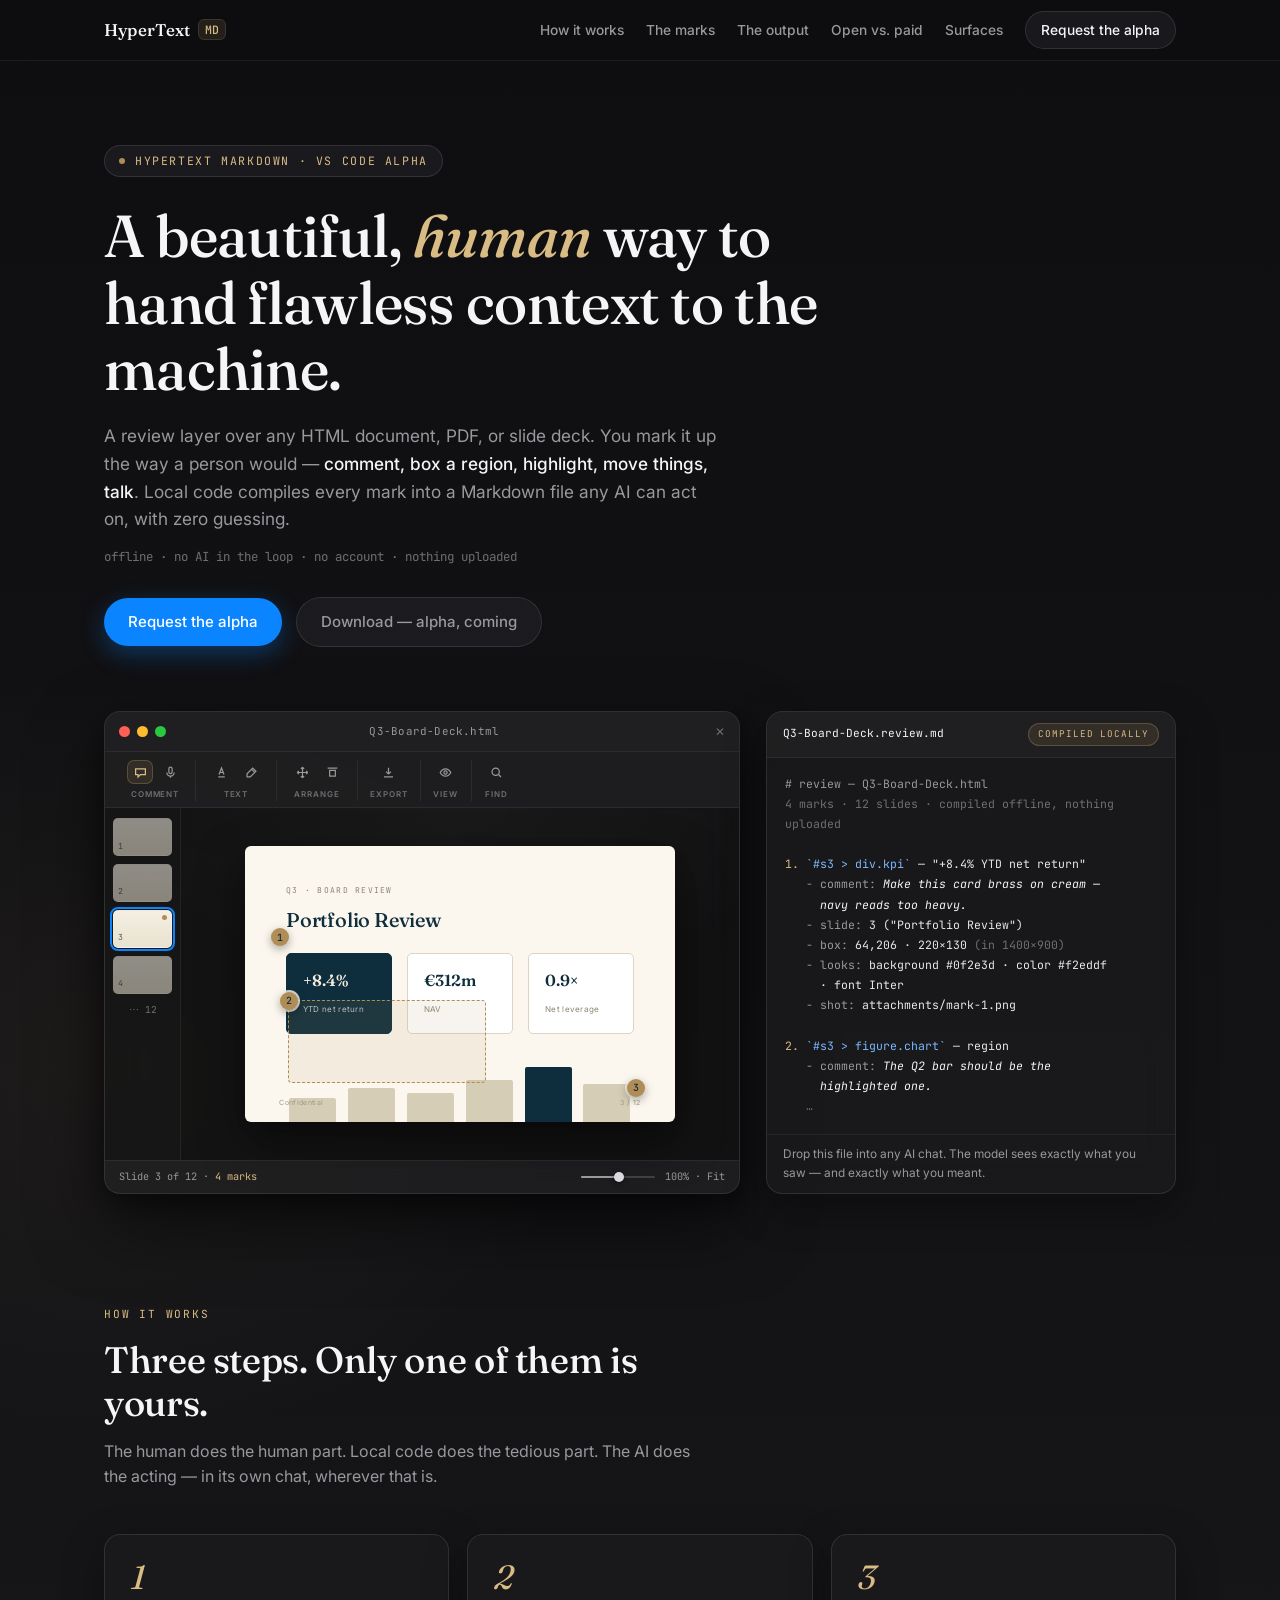
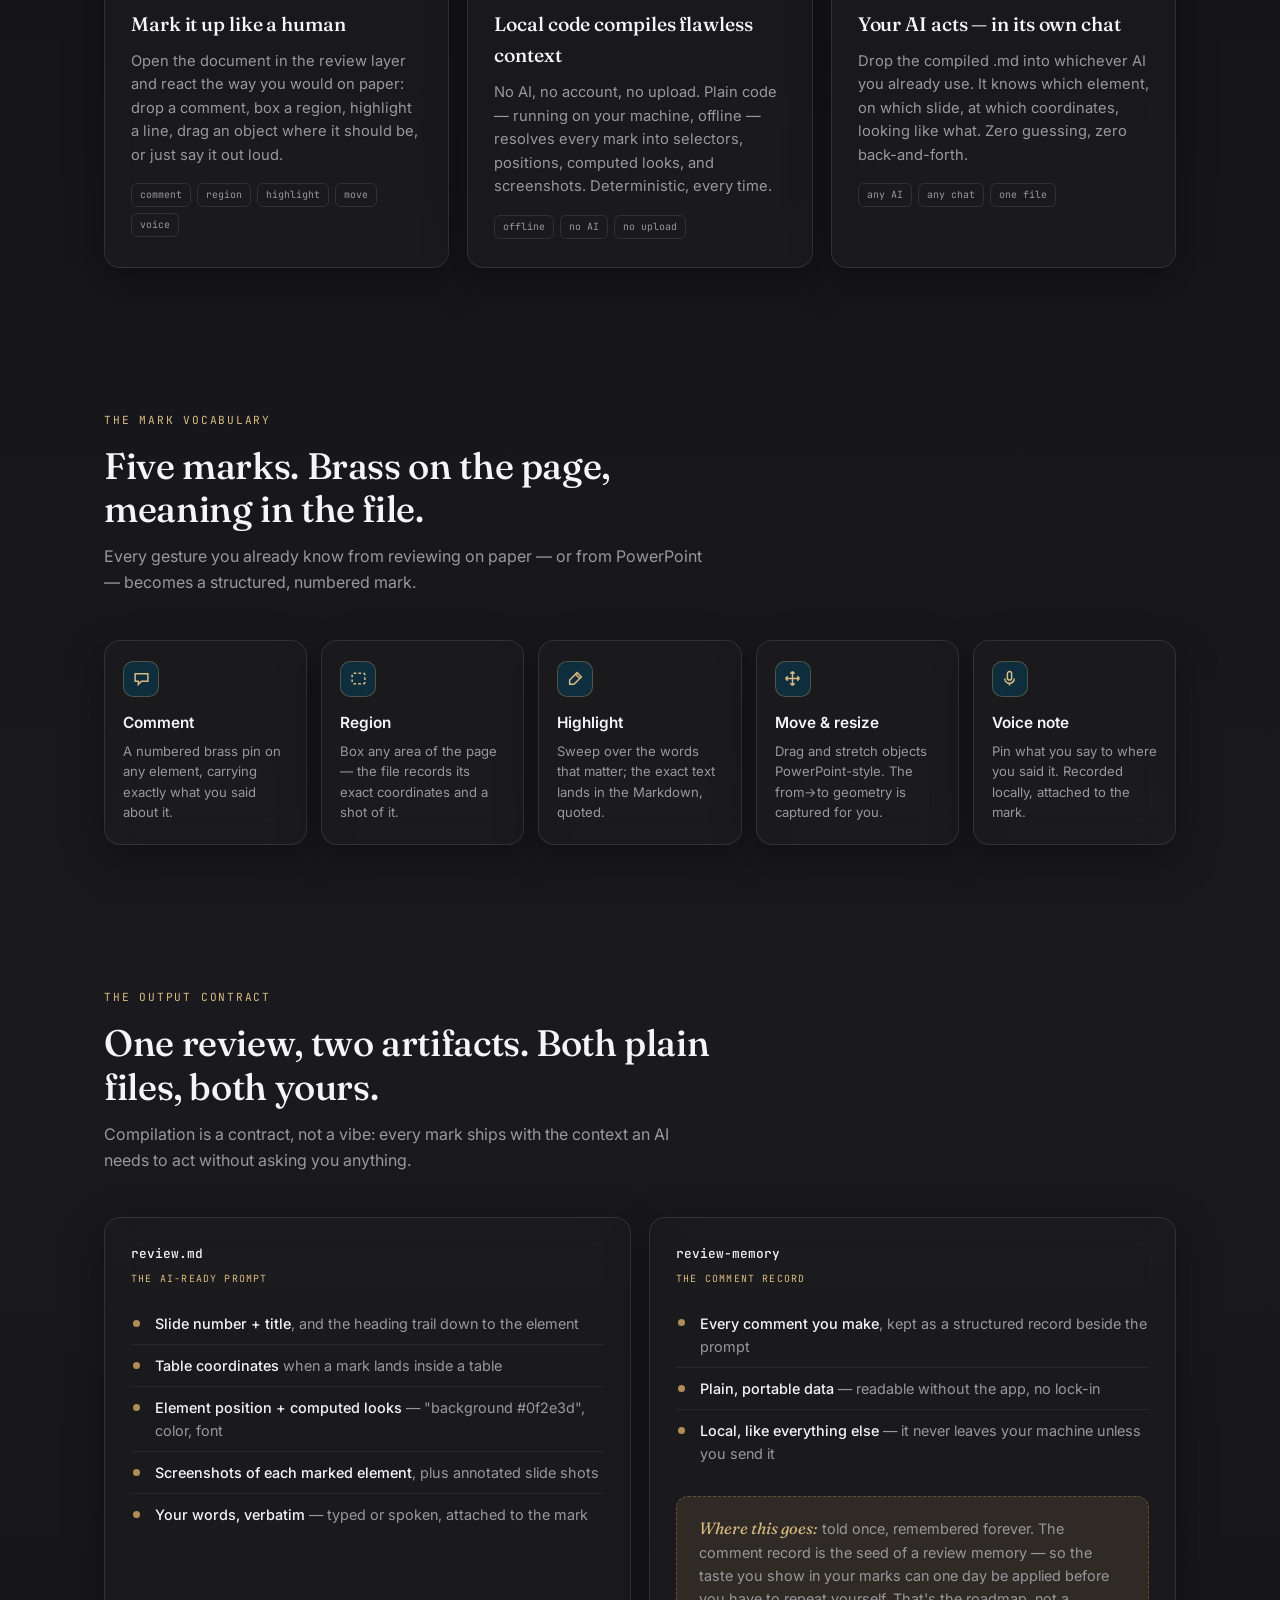
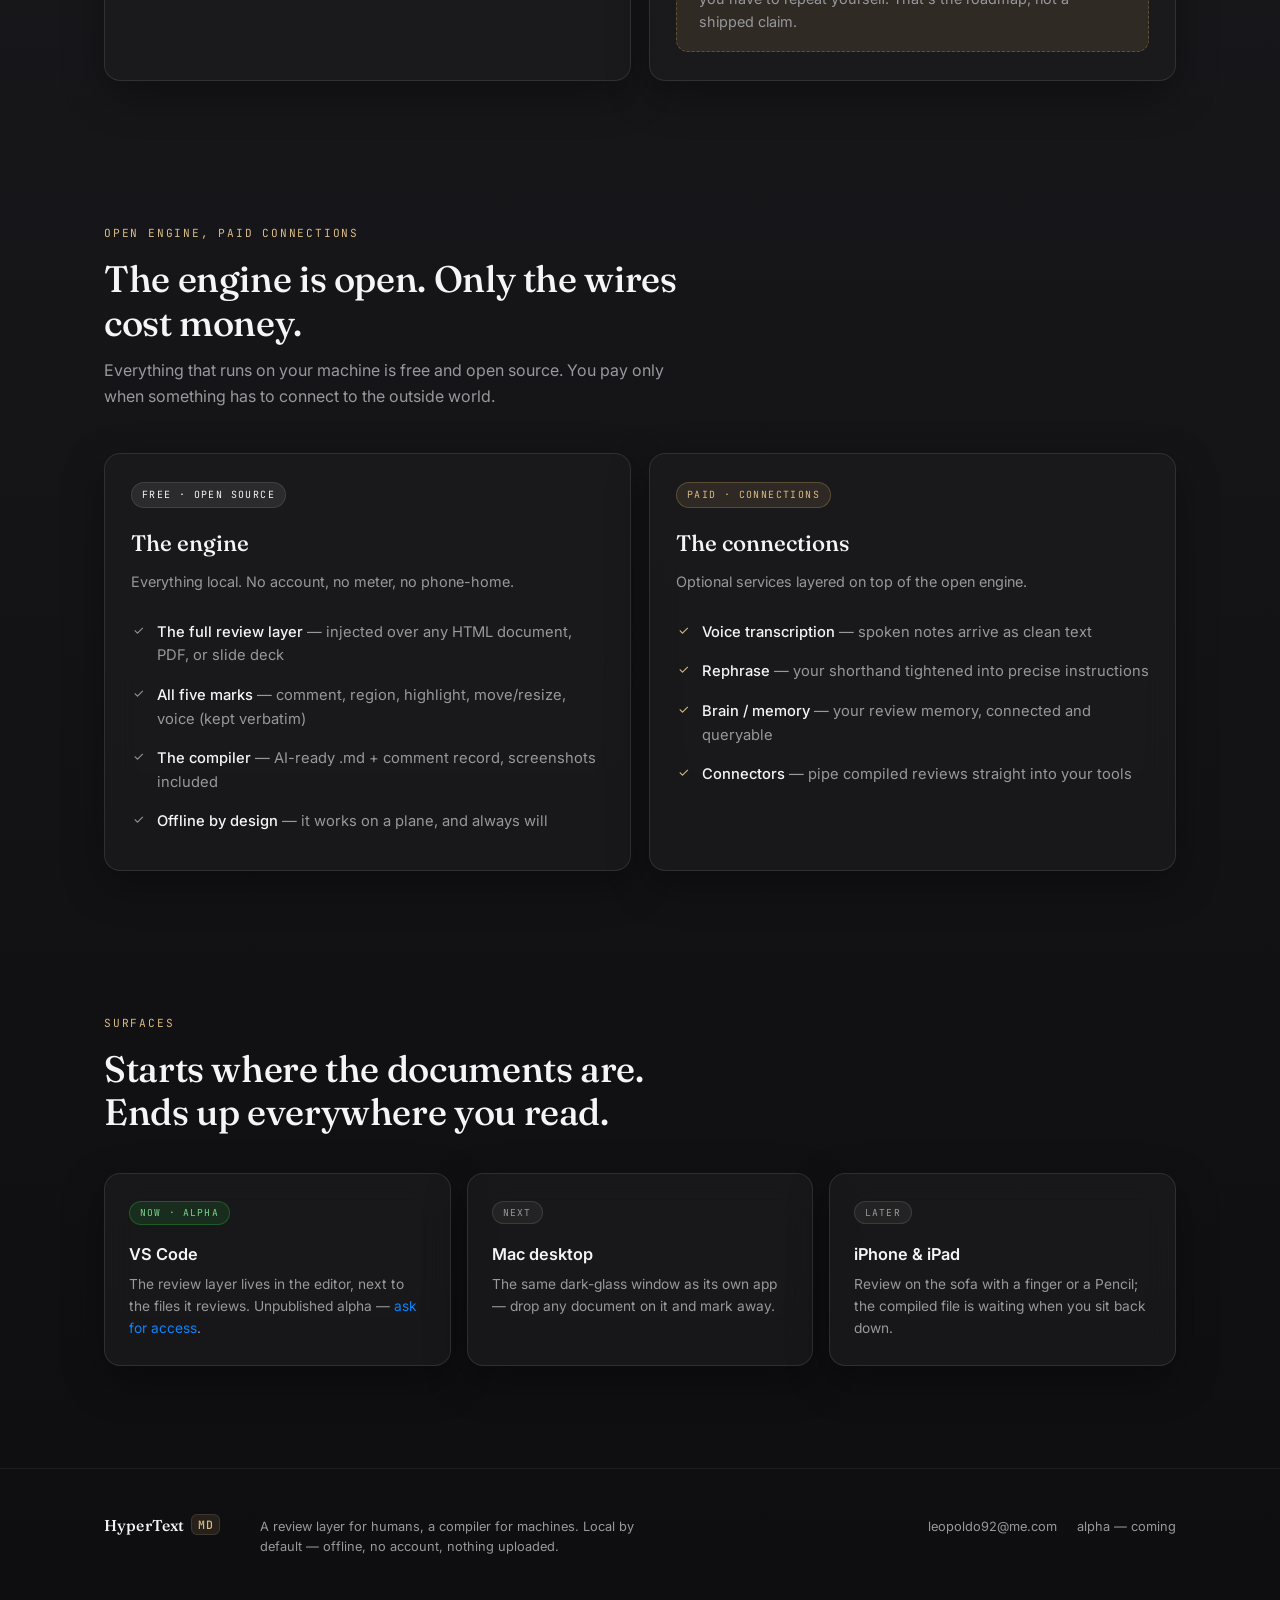
<file: index.html>
<!doctype html>
<html lang="en">
<head>
<meta charset="utf-8" />
<meta name="viewport" content="width=device-width, initial-scale=1" />
<title>HyperText Markdown — hand the machine flawless context</title>
<meta name="description" content="A review layer over any HTML document, PDF, or slide deck. Mark it up like a human — comment, box, highlight, move, talk — and local code compiles every mark into an AI-ready Markdown file. Offline. No account. Nothing uploaded." />
<meta name="theme-color" content="#0e0e10" />
<meta property="og:type" content="website" />
<meta property="og:site_name" content="HyperText Markdown" />
<meta property="og:title" content="HyperText Markdown — hand the machine flawless context" />
<meta property="og:description" content="Mark up any HTML document, PDF, or slide deck. Local code compiles every mark into Markdown any AI can act on — offline, no account, nothing uploaded." />
<meta name="twitter:card" content="summary" />
<meta name="twitter:title" content="HyperText Markdown — hand the machine flawless context" />
<meta name="twitter:description" content="A beautiful, human way to hand flawless context to the machine." />

<link rel="preconnect" href="https://fonts.googleapis.com" />
<link rel="preconnect" href="https://fonts.gstatic.com" crossorigin />
<link href="https://fonts.googleapis.com/css2?family=Fraunces:ital,opsz,wght@0,9..144,400;0,9..144,500;0,9..144,600;1,9..144,400;1,9..144,500&family=Inter:wght@400;500;600&family=JetBrains+Mono:wght@400;500&display=swap" rel="stylesheet" />

<style>
/* ============================================================================
   HyperText Markdown — landing page
   Dark liquid glass: the same material language as the app — a dark
   PowerPoint clone with iOS/macOS glass. Marks are brass on navy.
   Fraunces = the human · JetBrains Mono = the machine · Inter = the UI.
   ========================================================================== */

:root{
  --bg-0:#0e0e10;
  --bg-1:#1a1a1e;
  --glass:rgba(28,28,30,.68);
  --glass-2:rgba(38,38,42,.55);
  --hairline:rgba(255,255,255,.1);
  --hairline-soft:rgba(255,255,255,.06);
  --text:#f5f5f7;
  --muted:#98989d;
  --faint:#6e6e73;
  --blue:#0a84ff;
  --brass:#B08D57;
  --brass-hi:#d9bb84;
  --brass-soft:rgba(176,141,87,.14);
  --navy:#0F2E3D;
  --paper:#FBF7EE;
  --paper-ink:#0F2E3D;
  --md-key:#98989d;
  --md-val:#e8e8ec;
  --md-sel:#7cb8ff;
  --r-panel:16px;
  --r-el:12px;
  --shadow-deep:0 30px 70px rgba(0,0,0,.55), 0 8px 24px rgba(0,0,0,.4);
  --shadow-soft:0 14px 40px rgba(0,0,0,.35);
  --serif:"Fraunces", Georgia, serif;
  --sans:"Inter", -apple-system, BlinkMacSystemFont, "Segoe UI", sans-serif;
  --mono:"JetBrains Mono", ui-monospace, SFMono-Regular, Menlo, monospace;
}

*{ box-sizing:border-box; margin:0; padding:0; }

html{ scroll-behavior:smooth; }
@media (prefers-reduced-motion: reduce){
  html{ scroll-behavior:auto; }
}

body{
  font-family:var(--sans);
  font-size:16px;
  line-height:1.6;
  color:var(--text);
  background:
    radial-gradient(1100px 600px at 75% -10%, rgba(10,132,255,.10), transparent 60%),
    radial-gradient(900px 700px at 8% 22%, rgba(176,141,87,.07), transparent 55%),
    linear-gradient(180deg, var(--bg-0) 0%, var(--bg-1) 55%, var(--bg-0) 100%);
  background-color:var(--bg-0);
  -webkit-font-smoothing:antialiased;
}

::selection{ background:rgba(176,141,87,.35); color:var(--text); }

.wrap{ max-width:1120px; margin:0 auto; padding:0 24px; }

a{ color:var(--blue); text-decoration:none; }
a:hover{ text-decoration:underline; }

.skip{
  position:absolute; left:-9999px; top:0;
  background:var(--blue); color:#fff; padding:8px 16px; border-radius:0 0 8px 0;
}
.skip:focus{ left:0; z-index:99; }

/* ---------------------------------------------------------------- nav */
.nav{
  position:sticky; top:0; z-index:50;
  background:rgba(14,14,16,.72);
  -webkit-backdrop-filter:blur(16px) saturate(160%);
  backdrop-filter:blur(16px) saturate(160%);
  border-bottom:1px solid var(--hairline-soft);
}
.nav-inner{
  display:flex; align-items:center; gap:24px;
  height:60px;
}
.wordmark{
  font-family:var(--serif); font-weight:500; font-size:1.06rem;
  color:var(--text); letter-spacing:.01em; white-space:nowrap;
}
.wordmark:hover{ text-decoration:none; }
.wordmark .md-chip{
  font-family:var(--mono); font-size:.72rem; font-weight:500;
  color:var(--brass-hi);
  border:1px solid var(--hairline); border-radius:6px;
  padding:2px 6px; margin-left:7px; vertical-align:2px;
  background:var(--brass-soft);
}
.nav-links{ display:flex; gap:22px; margin-left:auto; align-items:center; }
.nav-links a{
  color:var(--muted); font-size:.86rem; font-weight:500;
}
.nav-links a:hover{ color:var(--text); text-decoration:none; }
.nav-cta{
  color:var(--text) !important;
  border:1px solid var(--hairline); border-radius:999px;
  padding:7px 15px;
  background:var(--glass-2);
}
.nav-cta:hover{ border-color:rgba(255,255,255,.22); }
@media (max-width:760px){
  .nav-links a:not(.nav-cta){ display:none; }
}

/* ---------------------------------------------------------------- hero */
.hero{ padding:84px 0 40px; }
.eyebrow{
  font-family:var(--mono); font-size:.72rem; letter-spacing:.14em;
  text-transform:uppercase; color:var(--brass-hi);
  display:inline-flex; align-items:center; gap:10px;
  border:1px solid var(--hairline); border-radius:999px;
  padding:6px 14px; background:var(--glass-2);
}
.eyebrow .dot{ width:6px; height:6px; border-radius:50%; background:var(--brass); }
h1{
  font-family:var(--serif); font-weight:500;
  font-size:clamp(2.2rem, 5.2vw, 3.7rem);
  line-height:1.12; letter-spacing:-.012em;
  margin:26px 0 20px; max-width:20ch;
}
h1 em{ font-style:italic; color:var(--brass-hi); }
.hero-sub{
  color:var(--muted); font-size:1.08rem; max-width:56ch; margin-bottom:14px;
}
.hero-sub strong{ color:var(--text); font-weight:500; }
.hero-facts{
  font-family:var(--mono); font-size:.78rem; color:var(--faint);
  margin-bottom:30px;
}
.cta-row{ display:flex; gap:14px; flex-wrap:wrap; align-items:center; margin-bottom:64px; }
.btn{
  display:inline-block; font-weight:500; font-size:.94rem;
  border-radius:999px; padding:12px 24px;
  transition:transform .18s ease, box-shadow .18s ease, border-color .18s ease;
}
.btn:hover{ text-decoration:none; transform:translateY(-1px); }
.btn-primary{
  background:var(--blue); color:#fff;
  box-shadow:0 8px 24px rgba(10,132,255,.32);
}
.btn-primary:hover{ box-shadow:0 12px 30px rgba(10,132,255,.42); }
.btn-ghost{
  color:var(--muted); border:1px solid var(--hairline);
  background:var(--glass-2); cursor:default;
}
.btn-ghost:hover{ color:var(--muted); border-color:var(--hairline); transform:none; }

/* -------------------------------------------------- hero stage: app + md */
.stage{
  display:grid; grid-template-columns:minmax(0,1.55fr) minmax(0,1fr);
  gap:26px; align-items:stretch;
}
@media (max-width:960px){ .stage{ grid-template-columns:1fr; } }

.app{
  background:var(--glass);
  -webkit-backdrop-filter:blur(16px) saturate(160%);
  backdrop-filter:blur(16px) saturate(160%);
  border:1px solid var(--hairline);
  border-radius:var(--r-panel);
  box-shadow:var(--shadow-deep);
  overflow:hidden;
  display:flex; flex-direction:column;
}

/* title bar */
.titlebar{
  display:flex; align-items:center;
  padding:10px 14px;
  border-bottom:1px solid var(--hairline-soft);
  background:rgba(255,255,255,.03);
}
.lights{ display:flex; gap:7px; }
.lights i{ width:11px; height:11px; border-radius:50%; display:block; }
.lights i:nth-child(1){ background:#ff5f57; }
.lights i:nth-child(2){ background:#febc2e; }
.lights i:nth-child(3){ background:#28c840; }
.doc-name{
  flex:1; text-align:center;
  font-family:var(--mono); font-size:.68rem; color:var(--muted);
  letter-spacing:.02em;
}
.win-x{ color:var(--faint); font-size:.75rem; width:22px; text-align:right; }

/* ribbon */
.ribbon{
  display:flex; padding:8px 10px 6px;
  border-bottom:1px solid var(--hairline-soft);
  background:rgba(255,255,255,.02);
  overflow:hidden;
}
.rgroup{
  display:flex; flex-direction:column; align-items:center; gap:4px;
  padding:0 12px;
  border-right:1px solid var(--hairline-soft);
}
.rgroup:last-child{ border-right:none; }
.ricons{ display:flex; gap:4px; }
.rbtn{
  width:26px; height:24px; border-radius:7px;
  display:flex; align-items:center; justify-content:center;
  color:var(--muted);
  border:1px solid transparent;
}
.rbtn.on{
  color:var(--brass-hi);
  background:var(--brass-soft);
  border-color:rgba(176,141,87,.35);
}
.rbtn svg{ width:13px; height:13px; }
.rlabel{
  font-size:.5rem; font-weight:600;
  letter-spacing:.12em; text-transform:uppercase; color:var(--faint);
}
@media (max-width:560px){
  .rgroup:nth-child(5), .rgroup:nth-child(6){ display:none; }
}

/* body: filmstrip + canvas */
.app-body{
  display:grid; grid-template-columns:76px 1fr;
  min-height:0; flex:1;
}
.filmstrip{
  border-right:1px solid var(--hairline-soft);
  padding:10px 8px;
  display:flex; flex-direction:column; gap:8px;
  background:rgba(0,0,0,.18);
}
.thumb{
  position:relative;
  aspect-ratio:14/9; border-radius:5px;
  background:linear-gradient(180deg,#f4efe3,#e9e2d0);
  border:1px solid rgba(255,255,255,.14);
  opacity:.55;
}
.thumb::after{
  content:attr(data-n);
  position:absolute; left:4px; bottom:2px;
  font-family:var(--mono); font-size:.52rem; color:#5a5a5e;
}
.thumb.current{
  opacity:1;
  outline:2px solid var(--blue);
  outline-offset:1px;
}
.thumb.current::before{
  content:""; position:absolute; right:4px; top:4px;
  width:5px; height:5px; border-radius:50%; background:var(--brass);
}
.thumb-more{
  text-align:center; font-family:var(--mono); font-size:.6rem; color:var(--faint);
}

/* canvas + slide */
.canvas{
  padding:20px 22px;
  display:flex; align-items:center; justify-content:center;
  background:
    radial-gradient(500px 260px at 50% 0%, rgba(255,255,255,.03), transparent 70%),
    rgba(0,0,0,.28);
  min-width:0;
}
.slide{
  position:relative;
  width:100%; max-width:430px; aspect-ratio:14/9;
  background:var(--paper);
  border-radius:6px;
  box-shadow:0 18px 44px rgba(0,0,0,.5);
  color:var(--paper-ink);
  padding:7.5% 8%;
  overflow:hidden;
}
.slide-kicker{
  font-family:var(--mono); font-size:.5rem; letter-spacing:.16em;
  text-transform:uppercase; color:#8c8574; margin-bottom:2%;
}
.slide-title{
  font-family:var(--serif); font-weight:500; font-size:clamp(.9rem, 2.6vw, 1.25rem);
  letter-spacing:-.01em; margin-bottom:5%;
}
.kpis{ display:flex; gap:4.5%; margin-bottom:6%; }
.kpi{
  flex:1; border-radius:5px; padding:4% 4.5%;
  border:1px solid #ddd5c2;
  background:#fff;
}
.kpi .num{ font-family:var(--serif); font-size:clamp(.72rem,2vw,1rem); font-weight:600; }
.kpi .lbl{ font-size:.5rem; color:#8c8574; letter-spacing:.04em; }
.kpi.navy{
  background:var(--navy); border-color:var(--navy); color:#f2eddf;
}
.kpi.navy .lbl{ color:#b7c4c9; }
.chart{
  display:flex; align-items:flex-end; gap:3.5%;
  height:34%; padding:0 1%;
}
.chart i{
  flex:1; display:block; border-radius:2px 2px 0 0;
  background:#d6cdb6;
}
.chart i.hi{ background:var(--navy); }
.slide-foot{
  position:absolute; left:8%; right:8%; bottom:5%;
  display:flex; justify-content:space-between;
  font-size:.44rem; color:#a09a89; letter-spacing:.05em;
}

/* brass marks on the slide */
.pin{
  position:absolute; z-index:3;
  width:18px; height:18px; border-radius:50%;
  background:var(--brass); color:var(--navy);
  font-family:var(--mono); font-weight:500; font-size:.62rem;
  display:flex; align-items:center; justify-content:center;
  box-shadow:0 3px 10px rgba(0,0,0,.35), 0 0 0 2px rgba(251,247,238,.85);
}
.region{
  position:absolute; z-index:2;
  border:1.5px dashed var(--brass);
  background:rgba(176,141,87,.10);
  border-radius:4px;
}
.region .pin{ top:-9px; left:-9px; }

/* status bar */
.statusbar{
  display:flex; align-items:center; justify-content:space-between;
  padding:8px 14px;
  border-top:1px solid var(--hairline-soft);
  background:rgba(255,255,255,.02);
  font-family:var(--mono); font-size:.64rem; color:var(--muted);
}
.status-right{ display:flex; align-items:center; gap:10px; }
.zoom{
  position:relative; width:74px; height:2px; border-radius:2px;
  background:rgba(255,255,255,.16);
}
.zoom::before{
  content:""; position:absolute; left:0; top:0; height:100%; width:52%;
  background:var(--muted); border-radius:2px;
}
.zoom::after{
  content:""; position:absolute; left:52%; top:50%;
  width:10px; height:10px; border-radius:50%;
  transform:translate(-50%,-50%);
  background:#d9d9de; box-shadow:0 1px 4px rgba(0,0,0,.5);
}
.status-marks{ color:var(--brass-hi); }

/* ------------------------------------------------------ compiled .md card */
.mdcard{
  background:var(--glass);
  -webkit-backdrop-filter:blur(16px) saturate(160%);
  backdrop-filter:blur(16px) saturate(160%);
  border:1px solid var(--hairline);
  border-radius:var(--r-panel);
  box-shadow:var(--shadow-soft);
  overflow:hidden;
  display:flex; flex-direction:column;
}
.mdcard-head{
  display:flex; align-items:center; gap:10px;
  padding:11px 16px;
  border-bottom:1px solid var(--hairline-soft);
  background:rgba(255,255,255,.03);
  font-family:var(--mono); font-size:.7rem; color:var(--muted);
}
.mdcard-head .file{ color:var(--text); }
.mdcard-head .badge{
  margin-left:auto;
  font-size:.58rem; letter-spacing:.1em; text-transform:uppercase;
  color:var(--brass-hi); background:var(--brass-soft);
  border:1px solid rgba(176,141,87,.35);
  border-radius:999px; padding:3px 9px; white-space:nowrap;
}
.mdcard pre{
  flex:1; margin:0; padding:16px 18px 18px;
  font-family:var(--mono); font-size:.72rem; line-height:1.75;
  color:var(--md-val);
  white-space:pre-wrap; word-break:break-word;
  overflow:auto;
}
.mdcard .k{ color:var(--md-key); }
.mdcard .sel{ color:var(--md-sel); }
.mdcard .n{ color:var(--brass-hi); }
.mdcard .cmt{ color:var(--text); font-style:italic; }
.mdcard .dim{ color:var(--faint); }
.mdcard-foot{
  padding:10px 16px;
  border-top:1px solid var(--hairline-soft);
  font-size:.74rem; color:var(--muted);
}

/* ---------------------------------------------------------------- sections */
section{ padding:72px 0; }
.sec-kicker{
  font-family:var(--mono); font-size:.7rem; letter-spacing:.16em;
  text-transform:uppercase; color:var(--brass-hi); margin-bottom:14px;
}
h2{
  font-family:var(--serif); font-weight:500;
  font-size:clamp(1.6rem, 3.4vw, 2.3rem);
  line-height:1.18; letter-spacing:-.01em;
  max-width:26ch; margin-bottom:14px;
}
.sec-sub{ color:var(--muted); max-width:60ch; margin-bottom:44px; }

.card{
  background:var(--glass);
  -webkit-backdrop-filter:blur(16px) saturate(160%);
  backdrop-filter:blur(16px) saturate(160%);
  border:1px solid var(--hairline);
  border-radius:var(--r-panel);
  box-shadow:var(--shadow-soft);
  padding:26px 26px 28px;
}

/* steps */
.steps{ display:grid; grid-template-columns:repeat(3,1fr); gap:18px; }
@media (max-width:860px){ .steps{ grid-template-columns:1fr; } }
.step .n{
  font-family:var(--serif); font-style:italic; font-size:2.1rem;
  color:var(--brass-hi); line-height:1; display:block; margin-bottom:14px;
}
.step h3{
  font-family:var(--serif); font-weight:500; font-size:1.22rem;
  margin-bottom:10px; letter-spacing:-.005em;
}
.step p{ color:var(--muted); font-size:.92rem; }
.step .tags{ margin-top:16px; display:flex; flex-wrap:wrap; gap:6px; }
.step .tags span{
  font-family:var(--mono); font-size:.62rem; color:var(--muted);
  border:1px solid var(--hairline); border-radius:6px; padding:3px 8px;
}

/* mark vocabulary */
.marks{ display:grid; grid-template-columns:repeat(5,1fr); gap:14px; }
@media (max-width:1000px){ .marks{ grid-template-columns:repeat(3,1fr); } }
@media (max-width:640px){ .marks{ grid-template-columns:repeat(2,1fr); } }
.mark{ padding:20px 18px 22px; }
.mark .glyph{
  width:36px; height:36px; border-radius:10px;
  display:flex; align-items:center; justify-content:center;
  background:var(--navy);
  color:var(--brass-hi);
  border:1px solid rgba(176,141,87,.4);
  margin-bottom:14px;
}
.mark .glyph svg{ width:17px; height:17px; }
.mark h3{ font-size:.96rem; font-weight:600; margin-bottom:6px; }
.mark p{ color:var(--muted); font-size:.82rem; line-height:1.55; }

/* output contract */
.contract{ display:grid; grid-template-columns:minmax(0,1fr) minmax(0,1fr); gap:18px; }
@media (max-width:860px){ .contract{ grid-template-columns:1fr; } }
.contract h3{
  font-family:var(--mono); font-size:.8rem; font-weight:500;
  color:var(--text); margin-bottom:6px;
}
.contract .role{
  font-family:var(--mono); font-size:.62rem; letter-spacing:.12em;
  text-transform:uppercase; color:var(--brass-hi); margin-bottom:16px; display:block;
}
.contract ul{ list-style:none; }
.contract li{
  padding:9px 0 9px 24px; position:relative;
  color:var(--muted); font-size:.9rem;
  border-bottom:1px solid var(--hairline-soft);
}
.contract li:last-child{ border-bottom:none; }
.contract li::before{
  content:""; position:absolute; left:2px; top:17px;
  width:7px; height:7px; border-radius:50%;
  background:var(--brass);
}
.contract li strong{ color:var(--text); font-weight:500; }
.roadmap{
  margin-top:22px; padding:18px 22px;
  border:1px dashed rgba(176,141,87,.4);
  border-radius:var(--r-el);
  background:var(--brass-soft);
  color:var(--muted); font-size:.9rem;
}
.roadmap em{ color:var(--brass-hi); font-family:var(--serif); font-size:1.02rem; }

/* pricing seam */
.seam{ display:grid; grid-template-columns:1fr 1fr; gap:18px; }
@media (max-width:860px){ .seam{ grid-template-columns:1fr; } }
.plan .tier{
  font-family:var(--mono); font-size:.62rem; letter-spacing:.14em;
  text-transform:uppercase; padding:4px 10px; border-radius:999px;
  display:inline-block; margin-bottom:18px;
}
.plan-free .tier{ color:var(--text); background:rgba(255,255,255,.08); border:1px solid var(--hairline); }
.plan-paid .tier{ color:var(--brass-hi); background:var(--brass-soft); border:1px solid rgba(176,141,87,.35); }
.plan h3{ font-family:var(--serif); font-weight:500; font-size:1.4rem; margin-bottom:8px; }
.plan .whom{ color:var(--muted); font-size:.9rem; margin-bottom:20px; }
.plan ul{ list-style:none; }
.plan li{
  padding:8px 0 8px 26px; position:relative;
  font-size:.92rem; color:var(--muted);
}
.plan li strong{ color:var(--text); font-weight:500; }
.plan li::before{
  content:"✓"; position:absolute; left:2px; top:8px;
  font-size:.8rem; color:var(--muted);
}
.plan-paid li::before{ color:var(--brass-hi); }

/* surfaces */
.surfaces{ display:grid; grid-template-columns:repeat(3,1fr); gap:16px; margin-top:40px; }
@media (max-width:860px){ .surfaces{ grid-template-columns:1fr; } }
.surface{ padding:24px 24px 26px; }
.surface .status{
  font-family:var(--mono); font-size:.6rem; letter-spacing:.12em;
  text-transform:uppercase; border-radius:999px; padding:3px 10px;
  display:inline-block; margin-bottom:16px;
}
.surface.now .status{ color:#7fd18a; background:rgba(40,200,64,.12); border:1px solid rgba(40,200,64,.3); }
.surface.next .status{ color:var(--muted); background:rgba(255,255,255,.05); border:1px solid var(--hairline); }
.surface h3{ font-size:1.02rem; font-weight:600; margin-bottom:6px; }
.surface p{ color:var(--muted); font-size:.86rem; }

/* footer */
footer{
  border-top:1px solid var(--hairline-soft);
  padding:44px 0 60px;
  margin-top:30px;
}
.foot-inner{ display:flex; flex-wrap:wrap; gap:18px 40px; align-items:baseline; }
.foot-inner .wordmark{ font-size:.98rem; }
.foot-note{ color:var(--muted); font-size:.8rem; max-width:52ch; }
.foot-links{ margin-left:auto; display:flex; gap:20px; }
.foot-links a{ color:var(--muted); font-size:.8rem; }
@media (max-width:700px){ .foot-links{ margin-left:0; } }

/* --------------------------------------------------- reveal (fails open) */
/* Content is always visible by default. JS adds .anim to <html> only when
   IntersectionObserver exists and motion is allowed; without JS (or if the
   script fails) nothing is ever hidden. */
.anim .reveal{
  opacity:0; transform:translateY(14px);
  transition:opacity .6s ease, transform .6s ease;
}
.anim .reveal.in{ opacity:1; transform:none; }
@media (prefers-reduced-motion: reduce){
  .anim .reveal{ opacity:1; transform:none; }
  *, *::before, *::after{ animation:none !important; transition:none !important; }
}
</style>
</head>
<body>

<a class="skip" href="#main">Skip to content</a>

<nav class="nav" aria-label="Main">
  <div class="wrap nav-inner">
    <a class="wordmark" href="#">HyperText<span class="md-chip">MD</span></a>
    <div class="nav-links">
      <a href="#how">How it works</a>
      <a href="#marks">The marks</a>
      <a href="#output">The output</a>
      <a href="#pricing">Open vs. paid</a>
      <a href="#surfaces">Surfaces</a>
      <a class="nav-cta" href="mailto:leopoldo92@me.com?subject=HyperText%20Markdown%20alpha">Request the alpha</a>
    </div>
  </div>
</nav>

<main id="main">

<!-- ================================================================ hero -->
<header class="hero">
  <div class="wrap">
    <p class="eyebrow"><span class="dot" aria-hidden="true"></span>HyperText Markdown · VS Code alpha</p>
    <h1>A beautiful, <em>human</em> way to hand flawless context to the machine.</h1>
    <p class="hero-sub">A review layer over any HTML document, PDF, or slide deck. You mark it up the way a person would — <strong>comment, box a region, highlight, move things, talk</strong>. Local code compiles every mark into a Markdown file any AI can act on, with zero guessing.</p>
    <p class="hero-facts">offline · no AI in the loop · no account · nothing uploaded</p>
    <div class="cta-row">
      <a class="btn btn-primary" href="mailto:leopoldo92@me.com?subject=HyperText%20Markdown%20alpha">Request the alpha</a>
      <a class="btn btn-ghost" href="#" aria-disabled="true">Download — alpha, coming</a>
    </div>

    <div class="stage">
      <!-- CSS-drawn app window -->
      <div class="app reveal" role="img" aria-label="Mock of the HyperText Markdown review window: a dark glass PowerPoint-style editor showing slide 3 of a board deck, with numbered brass pins and a brass region box on a cream slide">
        <div class="titlebar">
          <span class="lights" aria-hidden="true"><i></i><i></i><i></i></span>
          <span class="doc-name">Q3-Board-Deck.html</span>
          <span class="win-x" aria-hidden="true">✕</span>
        </div>

        <div class="ribbon" aria-hidden="true">
          <div class="rgroup">
            <div class="ricons">
              <span class="rbtn on"><svg viewBox="0 0 16 16" fill="none" stroke="currentColor" stroke-width="1.5"><path d="M2 3.5h12v7H8l-3 3v-3H2z"/></svg></span>
              <span class="rbtn"><svg viewBox="0 0 16 16" fill="none" stroke="currentColor" stroke-width="1.5"><rect x="6" y="1.5" width="4" height="8" rx="2"/><path d="M3.5 8a4.5 4.5 0 0 0 9 0M8 12.5v2"/></svg></span>
            </div>
            <span class="rlabel">Comment</span>
          </div>
          <div class="rgroup">
            <div class="ricons">
              <span class="rbtn"><svg viewBox="0 0 16 16" fill="none" stroke="currentColor" stroke-width="1.5"><path d="M4 13.5h8M5 10.5 8 2.5l3 8M6 8h4"/></svg></span>
              <span class="rbtn"><svg viewBox="0 0 16 16" fill="none" stroke="currentColor" stroke-width="1.5"><path d="M2.5 13.5h4l7-7-4-4-7 7zM8.5 4.5l3 3"/></svg></span>
            </div>
            <span class="rlabel">Text</span>
          </div>
          <div class="rgroup">
            <div class="ricons">
              <span class="rbtn"><svg viewBox="0 0 16 16" fill="none" stroke="currentColor" stroke-width="1.5"><path d="M8 1.5v13M1.5 8h13M8 1.5 6 3.5M8 1.5l2 2M8 14.5l-2-2M8 14.5l2-2M1.5 8l2-2M1.5 8l2 2M14.5 8l-2-2M14.5 8l-2 2"/></svg></span>
              <span class="rbtn"><svg viewBox="0 0 16 16" fill="none" stroke="currentColor" stroke-width="1.5"><path d="M2 2.5h12M4.5 5.5h7v7h-7z"/></svg></span>
            </div>
            <span class="rlabel">Arrange</span>
          </div>
          <div class="rgroup">
            <div class="ricons">
              <span class="rbtn"><svg viewBox="0 0 16 16" fill="none" stroke="currentColor" stroke-width="1.5"><path d="M8 2v8M8 10l-3-3M8 10l3-3M2.5 13.5h11"/></svg></span>
            </div>
            <span class="rlabel">Export</span>
          </div>
          <div class="rgroup">
            <div class="ricons">
              <span class="rbtn"><svg viewBox="0 0 16 16" fill="none" stroke="currentColor" stroke-width="1.5"><path d="M1.5 8s2.5-4.5 6.5-4.5S14.5 8 14.5 8 12 12.5 8 12.5 1.5 8 1.5 8z"/><circle cx="8" cy="8" r="2"/></svg></span>
            </div>
            <span class="rlabel">View</span>
          </div>
          <div class="rgroup">
            <div class="ricons">
              <span class="rbtn"><svg viewBox="0 0 16 16" fill="none" stroke="currentColor" stroke-width="1.5"><circle cx="7" cy="7" r="4.5"/><path d="m10.5 10.5 3 3"/></svg></span>
            </div>
            <span class="rlabel">Find</span>
          </div>
        </div>

        <div class="app-body">
          <div class="filmstrip" aria-hidden="true">
            <span class="thumb" data-n="1"></span>
            <span class="thumb" data-n="2"></span>
            <span class="thumb current" data-n="3"></span>
            <span class="thumb" data-n="4"></span>
            <span class="thumb-more">⋯ 12</span>
          </div>

          <div class="canvas" aria-hidden="true">
            <div class="slide">
              <p class="slide-kicker">Q3 · Board Review</p>
              <p class="slide-title">Portfolio Review</p>
              <div class="kpis">
                <span class="kpi navy"><span class="num">+8.4%</span><br /><span class="lbl">YTD net return</span></span>
                <span class="kpi"><span class="num">€312m</span><br /><span class="lbl">NAV</span></span>
                <span class="kpi"><span class="num">0.9×</span><br /><span class="lbl">Net leverage</span></span>
              </div>
              <div class="chart">
                <i style="height:36%"></i><i style="height:52%"></i><i style="height:44%"></i><i style="height:63%"></i><i class="hi" style="height:82%"></i><i style="height:58%"></i>
              </div>
              <p class="slide-foot"><span>Confidential</span><span>3 / 12</span></p>

              <!-- brass marks -->
              <span class="pin" style="top:30%; left:6%;">1</span>
              <span class="region" style="top:56%; left:10%; width:46%; height:30%;"><span class="pin">2</span></span>
              <span class="pin" style="bottom:9%; right:7%;">3</span>
            </div>
          </div>
        </div>

        <div class="statusbar">
          <span>Slide 3 of 12 · <span class="status-marks">4 marks</span></span>
          <span class="status-right"><span class="zoom" aria-hidden="true"></span><span>100% · Fit</span></span>
        </div>
      </div>

      <!-- compiled .md card -->
      <figure class="mdcard reveal">
        <figcaption class="mdcard-head">
          <span class="file">Q3-Board-Deck.review.md</span>
          <span class="badge">compiled locally</span>
        </figcaption>
<pre><span class="k"># review — Q3-Board-Deck.html</span>
<span class="dim">4 marks · 12 slides · compiled offline, nothing uploaded</span>

<span class="n">1.</span> <span class="sel">`#s3 &gt; div.kpi`</span> — "+8.4% YTD net return"
   <span class="k">- comment:</span> <span class="cmt">Make this card brass on cream —
     navy reads too heavy.</span>
   <span class="k">- slide:</span> 3 ("Portfolio Review")
   <span class="k">- box:</span> 64,206 · 220×130 <span class="dim">(in 1400×900)</span>
   <span class="k">- looks:</span> background #0f2e3d · color #f2eddf
     · font Inter
   <span class="k">- shot:</span> attachments/mark-1.png

<span class="n">2.</span> <span class="sel">`#s3 &gt; figure.chart`</span> — region
   <span class="k">- comment:</span> <span class="cmt">The Q2 bar should be the
     highlighted one.</span>
   <span class="dim">…</span></pre>
        <figcaption class="mdcard-foot">Drop this file into any AI chat. The model sees exactly what you saw — and exactly what you meant.</figcaption>
      </figure>
    </div>
  </div>
</header>

<!-- ========================================================== how it works -->
<section id="how">
  <div class="wrap">
    <p class="sec-kicker reveal">How it works</p>
    <h2 class="reveal">Three steps. Only one of them is yours.</h2>
    <p class="sec-sub reveal">The human does the human part. Local code does the tedious part. The AI does the acting — in its own chat, wherever that is.</p>
    <div class="steps">
      <div class="card step reveal">
        <span class="n" aria-hidden="true">1</span>
        <h3>Mark it up like a human</h3>
        <p>Open the document in the review layer and react the way you would on paper: drop a comment, box a region, highlight a line, drag an object where it should be, or just say it out loud.</p>
        <div class="tags"><span>comment</span><span>region</span><span>highlight</span><span>move</span><span>voice</span></div>
      </div>
      <div class="card step reveal">
        <span class="n" aria-hidden="true">2</span>
        <h3>Local code compiles flawless context</h3>
        <p>No AI, no account, no upload. Plain code — running on your machine, offline — resolves every mark into selectors, positions, computed looks, and screenshots. Deterministic, every time.</p>
        <div class="tags"><span>offline</span><span>no AI</span><span>no upload</span></div>
      </div>
      <div class="card step reveal">
        <span class="n" aria-hidden="true">3</span>
        <h3>Your AI acts — in its own chat</h3>
        <p>Drop the compiled .md into whichever AI you already use. It knows which element, on which slide, at which coordinates, looking like what. Zero guessing, zero back-and-forth.</p>
        <div class="tags"><span>any AI</span><span>any chat</span><span>one file</span></div>
      </div>
    </div>
  </div>
</section>

<!-- ====================================================== mark vocabulary -->
<section id="marks">
  <div class="wrap">
    <p class="sec-kicker reveal">The mark vocabulary</p>
    <h2 class="reveal">Five marks. Brass on the page, meaning in the file.</h2>
    <p class="sec-sub reveal">Every gesture you already know from reviewing on paper — or from PowerPoint — becomes a structured, numbered mark.</p>
    <div class="marks">
      <div class="card mark reveal">
        <span class="glyph" aria-hidden="true"><svg viewBox="0 0 16 16" fill="none" stroke="currentColor" stroke-width="1.4"><path d="M2 3.5h12v7H8l-3 3v-3H2z"/></svg></span>
        <h3>Comment</h3>
        <p>A numbered brass pin on any element, carrying exactly what you said about it.</p>
      </div>
      <div class="card mark reveal">
        <span class="glyph" aria-hidden="true"><svg viewBox="0 0 16 16" fill="none" stroke="currentColor" stroke-width="1.4" stroke-dasharray="2.5 2"><rect x="2" y="3" width="12" height="10" rx="1.5"/></svg></span>
        <h3>Region</h3>
        <p>Box any area of the page — the file records its exact coordinates and a shot of it.</p>
      </div>
      <div class="card mark reveal">
        <span class="glyph" aria-hidden="true"><svg viewBox="0 0 16 16" fill="none" stroke="currentColor" stroke-width="1.4"><path d="M2.5 13.5h4l7-7-4-4-7 7zM8.5 4.5l3 3"/></svg></span>
        <h3>Highlight</h3>
        <p>Sweep over the words that matter; the exact text lands in the Markdown, quoted.</p>
      </div>
      <div class="card mark reveal">
        <span class="glyph" aria-hidden="true"><svg viewBox="0 0 16 16" fill="none" stroke="currentColor" stroke-width="1.4"><path d="M8 1.5v13M1.5 8h13M8 1.5 6 3.5M8 1.5l2 2M8 14.5l-2-2M8 14.5l2-2M1.5 8l2-2M1.5 8l2 2M14.5 8l-2-2M14.5 8l-2 2"/></svg></span>
        <h3>Move &amp; resize</h3>
        <p>Drag and stretch objects PowerPoint-style. The from→to geometry is captured for you.</p>
      </div>
      <div class="card mark reveal">
        <span class="glyph" aria-hidden="true"><svg viewBox="0 0 16 16" fill="none" stroke="currentColor" stroke-width="1.4"><rect x="6" y="1.5" width="4" height="8" rx="2"/><path d="M3.5 8a4.5 4.5 0 0 0 9 0M8 12.5v2"/></svg></span>
        <h3>Voice note</h3>
        <p>Pin what you say to where you said it. Recorded locally, attached to the mark.</p>
      </div>
    </div>
  </div>
</section>

<!-- ======================================================= output contract -->
<section id="output">
  <div class="wrap">
    <p class="sec-kicker reveal">The output contract</p>
    <h2 class="reveal">One review, two artifacts. Both plain files, both yours.</h2>
    <p class="sec-sub reveal">Compilation is a contract, not a vibe: every mark ships with the context an AI needs to act without asking you anything.</p>
    <div class="contract">
      <div class="card reveal">
        <h3>review.md</h3>
        <span class="role">the AI-ready prompt</span>
        <ul>
          <li><strong>Slide number + title</strong>, and the heading trail down to the element</li>
          <li><strong>Table coordinates</strong> when a mark lands inside a table</li>
          <li><strong>Element position + computed looks</strong> — "background #0f2e3d", color, font</li>
          <li><strong>Screenshots of each marked element</strong>, plus annotated slide shots</li>
          <li><strong>Your words, verbatim</strong> — typed or spoken, attached to the mark</li>
        </ul>
      </div>
      <div class="card reveal">
        <h3>review-memory</h3>
        <span class="role">the comment record</span>
        <ul>
          <li><strong>Every comment you make</strong>, kept as a structured record beside the prompt</li>
          <li><strong>Plain, portable data</strong> — readable without the app, no lock-in</li>
          <li><strong>Local, like everything else</strong> — it never leaves your machine unless you send it</li>
        </ul>
        <p class="roadmap"><em>Where this goes:</em> told once, remembered forever. The comment record is the seed of a review memory — so the taste you show in your marks can one day be applied before you have to repeat yourself. That's the roadmap, not a shipped claim.</p>
      </div>
    </div>
  </div>
</section>

<!-- ============================================================== pricing -->
<section id="pricing">
  <div class="wrap">
    <p class="sec-kicker reveal">Open engine, paid connections</p>
    <h2 class="reveal">The engine is open. Only the wires cost money.</h2>
    <p class="sec-sub reveal">Everything that runs on your machine is free and open source. You pay only when something has to connect to the outside world.</p>
    <div class="seam">
      <div class="card plan plan-free reveal">
        <span class="tier">Free · open source</span>
        <h3>The engine</h3>
        <p class="whom">Everything local. No account, no meter, no phone-home.</p>
        <ul>
          <li><strong>The full review layer</strong> — injected over any HTML document, PDF, or slide deck</li>
          <li><strong>All five marks</strong> — comment, region, highlight, move/resize, voice (kept verbatim)</li>
          <li><strong>The compiler</strong> — AI-ready .md + comment record, screenshots included</li>
          <li><strong>Offline by design</strong> — it works on a plane, and always will</li>
        </ul>
      </div>
      <div class="card plan plan-paid reveal">
        <span class="tier">Paid · connections</span>
        <h3>The connections</h3>
        <p class="whom">Optional services layered on top of the open engine.</p>
        <ul>
          <li><strong>Voice transcription</strong> — spoken notes arrive as clean text</li>
          <li><strong>Rephrase</strong> — your shorthand tightened into precise instructions</li>
          <li><strong>Brain / memory</strong> — your review memory, connected and queryable</li>
          <li><strong>Connectors</strong> — pipe compiled reviews straight into your tools</li>
        </ul>
      </div>
    </div>
  </div>
</section>

<!-- ============================================================= surfaces -->
<section id="surfaces">
  <div class="wrap">
    <p class="sec-kicker reveal">Surfaces</p>
    <h2 class="reveal">Starts where the documents are. Ends up everywhere you read.</h2>
    <div class="surfaces">
      <div class="card surface now reveal">
        <span class="status">Now · alpha</span>
        <h3>VS Code</h3>
        <p>The review layer lives in the editor, next to the files it reviews. Unpublished alpha — <a href="mailto:leopoldo92@me.com?subject=HyperText%20Markdown%20alpha">ask for access</a>.</p>
      </div>
      <div class="card surface next reveal">
        <span class="status">Next</span>
        <h3>Mac desktop</h3>
        <p>The same dark-glass window as its own app — drop any document on it and mark away.</p>
      </div>
      <div class="card surface next reveal">
        <span class="status">Later</span>
        <h3>iPhone &amp; iPad</h3>
        <p>Review on the sofa with a finger or a Pencil; the compiled file is waiting when you sit back down.</p>
      </div>
    </div>
  </div>
</section>

</main>

<!-- =============================================================== footer -->
<footer>
  <div class="wrap foot-inner">
    <a class="wordmark" href="#">HyperText<span class="md-chip">MD</span></a>
    <p class="foot-note">A review layer for humans, a compiler for machines. Local by default — offline, no account, nothing uploaded.</p>
    <div class="foot-links">
      <a href="mailto:leopoldo92@me.com?subject=HyperText%20Markdown%20alpha">leopoldo92@me.com</a>
      <a href="#" aria-disabled="true">alpha — coming</a>
    </div>
  </div>
</footer>

<script>
/* Staggered reveal — fails open. Content is visible without JS; the .anim
   class (which enables the hidden initial state) is only added when
   IntersectionObserver exists and reduced motion is not requested. */
(function () {
  try {
    if (!('IntersectionObserver' in window)) return;
    if (window.matchMedia && window.matchMedia('(prefers-reduced-motion: reduce)').matches) return;
    var els = document.querySelectorAll('.reveal');
    if (!els.length) return;
    document.documentElement.classList.add('anim');
    var io = new IntersectionObserver(function (entries) {
      for (var i = 0; i < entries.length; i++) {
        if (entries[i].isIntersecting) {
          entries[i].target.classList.add('in');
          io.unobserve(entries[i].target);
        }
      }
    }, { rootMargin: '0px 0px -8% 0px', threshold: 0.08 });
    for (var j = 0; j < els.length; j++) {
      els[j].style.transitionDelay = ((j % 5) * 70) + 'ms';
      io.observe(els[j]);
    }
    /* Safety net: whatever happens, everything is visible after 3s. */
    window.setTimeout(function () {
      for (var k = 0; k < els.length; k++) { els[k].classList.add('in'); }
    }, 3000);
  } catch (err) {
    document.documentElement.classList.remove('anim');
  }
})();
</script>

</body>
</html>
</file>
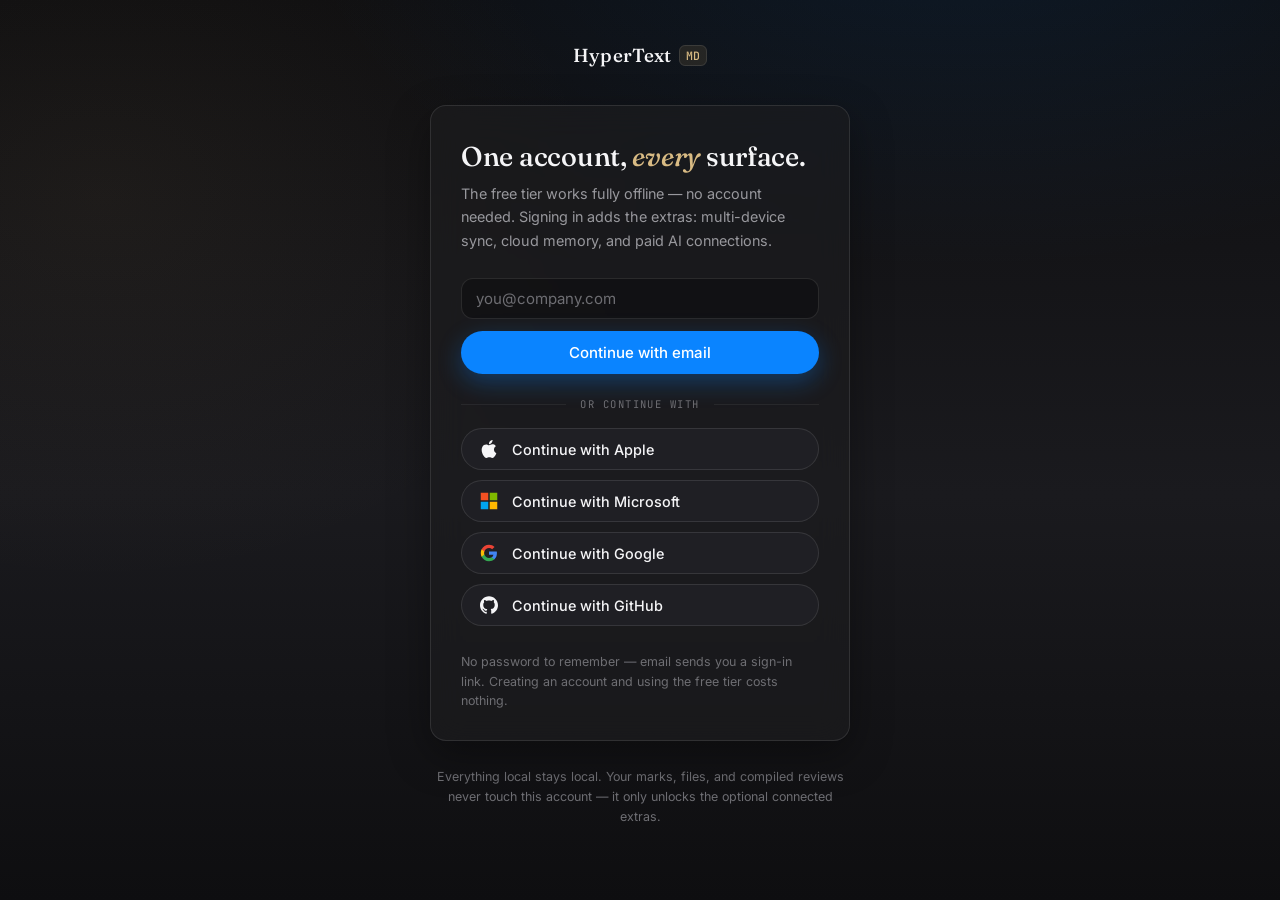
<file: app/index.html>
<!doctype html>
<html lang="en">
<head>
<meta charset="utf-8" />
<meta name="viewport" content="width=device-width, initial-scale=1" />
<title>Sign in — HyperText Markdown</title>
<meta name="description" content="Sign in or create your HyperText Markdown account. The free tier works fully offline with no account — signing in unlocks sync, cloud memory, and paid AI connections." />
<meta name="theme-color" content="#0e0e10" />
<link rel="icon" href="data:image/svg+xml,%3Csvg xmlns='http://www.w3.org/2000/svg' viewBox='0 0 64 64'%3E%3Crect width='64' height='64' rx='14' fill='%230F2E3D'/%3E%3Ctext x='32' y='43' font-family='Georgia,serif' font-size='28' fill='%23d9bb84' text-anchor='middle'%3EMD%3C/text%3E%3C/svg%3E" />

<link rel="preconnect" href="https://fonts.googleapis.com" />
<link rel="preconnect" href="https://fonts.gstatic.com" crossorigin />
<link href="https://fonts.googleapis.com/css2?family=Fraunces:ital,opsz,wght@0,9..144,400;0,9..144,500;0,9..144,600;1,9..144,400;1,9..144,500&family=Inter:wght@400;500;600&family=JetBrains+Mono:wght@400;500&display=swap" rel="stylesheet" />
<link rel="stylesheet" href="hmd.css" />
</head>
<body>

<main class="gate">
  <a class="wordmark" href="index.html">HyperText<span class="md-chip">MD</span></a>

  <div class="card gate-card">

    <!-- ============================== the form =========================== -->
    <div id="gate-form-wrap">
      <h1>One account, <em>every</em> surface.</h1>
      <p class="gate-sub">The free tier works fully offline — no account needed. Signing in adds the extras: multi-device sync, cloud memory, and paid AI connections.</p>

      <form class="gate-form" id="email-form" novalidate>
        <input class="input" type="email" id="email" name="email" placeholder="you@company.com"
               autocomplete="email" required inputmode="email" aria-label="Email address" />
        <button class="btn btn-primary" type="submit" id="email-btn">Continue with email</button>
      </form>

      <div class="gate-divider" aria-hidden="true">or continue with</div>

      <div class="oauth-list">
        <button class="btn btn-oauth" type="button" data-provider="apple">
          <svg viewBox="0 0 24 24" fill="currentColor" aria-hidden="true"><path d="M12.152 6.896c-.948 0-2.415-1.078-3.96-1.04-2.04.027-3.91 1.183-4.961 3.014-2.117 3.675-.546 9.103 1.519 12.09 1.013 1.454 2.208 3.09 3.792 3.03 1.52-.065 2.09-.987 3.935-.987 1.831 0 2.35.987 3.96.948 1.637-.026 2.676-1.48 3.676-2.948 1.156-1.688 1.636-3.325 1.662-3.415-.039-.013-3.182-1.221-3.22-4.857-.026-3.04 2.48-4.494 2.597-4.559-1.429-2.09-3.623-2.324-4.39-2.376-2-.156-3.675 1.09-4.61 1.09zM15.53 3.83c.843-1.012 1.4-2.427 1.245-3.83-1.207.052-2.662.805-3.532 1.818-.78.896-1.454 2.338-1.273 3.714 1.338.104 2.715-.688 3.559-1.701" /></svg>
          <span>Continue with Apple</span>
        </button>
        <button class="btn btn-oauth" type="button" data-provider="microsoft">
          <svg viewBox="0 0 24 24" aria-hidden="true"><rect x="1" y="1" width="10" height="10" fill="#F25022"/><rect x="13" y="1" width="10" height="10" fill="#7FBA00"/><rect x="1" y="13" width="10" height="10" fill="#00A4EF"/><rect x="13" y="13" width="10" height="10" fill="#FFB900"/></svg>
          <span>Continue with Microsoft</span>
        </button>
        <button class="btn btn-oauth" type="button" data-provider="google">
          <svg viewBox="0 0 24 24" aria-hidden="true"><path fill="#4285F4" d="M22.56 12.25c0-.78-.07-1.53-.2-2.25H12v4.26h5.92c-.26 1.37-1.04 2.53-2.21 3.31v2.77h3.57c2.08-1.92 3.28-4.74 3.28-8.09z"/><path fill="#34A853" d="M12 23c2.97 0 5.46-.98 7.28-2.66l-3.57-2.77c-.98.66-2.23 1.06-3.71 1.06-2.86 0-5.29-1.93-6.16-4.53H2.18v2.84C3.99 20.53 7.7 23 12 23z"/><path fill="#FBBC05" d="M5.84 14.09c-.22-.66-.35-1.36-.35-2.09s.13-1.43.35-2.09V7.07H2.18C1.43 8.55 1 10.22 1 12s.43 3.45 1.18 4.93l2.85-2.22.81-.62z"/><path fill="#EA4335" d="M12 5.38c1.62 0 3.06.56 4.21 1.64l3.15-3.15C17.45 2.09 14.97 1 12 1 7.7 1 3.99 3.47 2.18 7.07l3.66 2.84c.87-2.6 3.3-4.53 6.16-4.53z"/></svg>
          <span>Continue with Google</span>
        </button>
        <button class="btn btn-oauth" type="button" data-provider="github">
          <svg viewBox="0 0 24 24" fill="currentColor" aria-hidden="true"><path d="M12 .297c-6.63 0-12 5.373-12 12 0 5.303 3.438 9.8 8.205 11.385.6.113.82-.258.82-.577 0-.285-.01-1.04-.015-2.04-3.338.724-4.042-1.61-4.042-1.61C4.422 18.07 3.633 17.7 3.633 17.7c-1.087-.744.084-.729.084-.729 1.205.084 1.838 1.236 1.838 1.236 1.07 1.835 2.809 1.305 3.495.998.108-.776.417-1.305.76-1.605-2.665-.3-5.466-1.332-5.466-5.93 0-1.31.465-2.38 1.235-3.22-.135-.303-.54-1.523.105-3.176 0 0 1.005-.322 3.3 1.23.96-.267 1.98-.399 3-.405 1.02.006 2.04.138 3 .405 2.28-1.552 3.285-1.23 3.285-1.23.645 1.653.24 2.873.12 3.176.765.84 1.23 1.91 1.23 3.22 0 4.61-2.805 5.625-5.475 5.92.42.36.81 1.096.81 2.22 0 1.606-.015 2.896-.015 3.286 0 .315.21.69.825.57C20.565 22.092 24 17.592 24 12.297c0-6.627-5.373-12-12-12" /></svg>
          <span>Continue with GitHub</span>
        </button>
      </div>

      <p class="gate-foot">No password to remember — email sends you a sign-in link. Creating an account and using the free tier costs nothing.</p>
    </div>

    <!-- ======================== the success state ======================== -->
    <div class="gate-success" id="gate-success" hidden>
      <span class="glyph" aria-hidden="true">
        <svg viewBox="0 0 16 16" width="20" height="20" fill="none" stroke="currentColor" stroke-width="1.5"><path d="m3 8.5 3.5 3.5L13 5"/></svg>
      </span>
      <p class="big" id="success-title">Signed in</p>
      <p id="success-sub">Taking you to your account…</p>
    </div>

  </div>

  <p class="gate-note">Everything local stays local. Your marks, files, and compiled reviews never touch this account — it only unlocks the optional connected extras.</p>
</main>

<script src="config.js"></script>
<script src="vendor/supabase.js"></script>
<script src="auth.js"></script>
<script>
(function () {
  "use strict";
  var auth = window.HMDAuth;

  /* Already signed in? Straight to the account. */
  auth.getSession().then(function (s) {
    if (s) window.location.replace("account.html");
  });

  function showSuccess(title, sub) {
    document.getElementById("gate-form-wrap").hidden = true;
    document.getElementById("gate-success").hidden = false;
    document.getElementById("success-title").textContent = title;
    document.getElementById("success-sub").textContent = sub;
  }

  /* --- email magic link ------------------------------------------------ */
  document.getElementById("email-form").addEventListener("submit", function (e) {
    e.preventDefault();
    var input = document.getElementById("email");
    var email = input.value.trim();
    if (!email || email.indexOf("@") < 1 || email.indexOf(".") < 0) {
      auth.toast("That doesn't look like an email address yet.");
      input.focus();
      return;
    }
    var btn = document.getElementById("email-btn");
    btn.disabled = true;
    btn.textContent = "Sending…";
    auth.signInWithEmail(email).then(function (res) {
      if (!res.ok) {
        btn.disabled = false;
        btn.textContent = "Continue with email";
        auth.toast(res.message || "Something went wrong — try again.");
        return;
      }
      if (res.instant) {
        /* Dev mode: the "magic link" arrives instantly. */
        showSuccess("Signed in", "Dev mode delivered your magic link instantly. Taking you to your account…");
        setTimeout(function () { window.location.href = "account.html"; }, 900);
      } else {
        showSuccess("Check your email", "We sent a sign-in link to " + email + ". Open it on this device and you're in.");
      }
    });
  });

  /* --- one-click OAuth --------------------------------------------------- */
  var names = { apple: "Apple", microsoft: "Microsoft", google: "Google", github: "GitHub" };
  Array.prototype.forEach.call(document.querySelectorAll("[data-provider]"), function (btn) {
    btn.addEventListener("click", function () {
      var p = btn.getAttribute("data-provider");
      auth.signInWithOAuth(p).then(function (res) {
        if (res.ok) return; /* real mode: the browser is redirecting */
        if (res.reason === "not_connected") {
          auth.toast(names[p] + " sign-in isn't connected yet — use email for now.");
        } else {
          auth.toast(res.message || "Sign-in failed — try email instead.");
        }
      });
    });
  });
})();
</script>

</body>
</html>
</file>
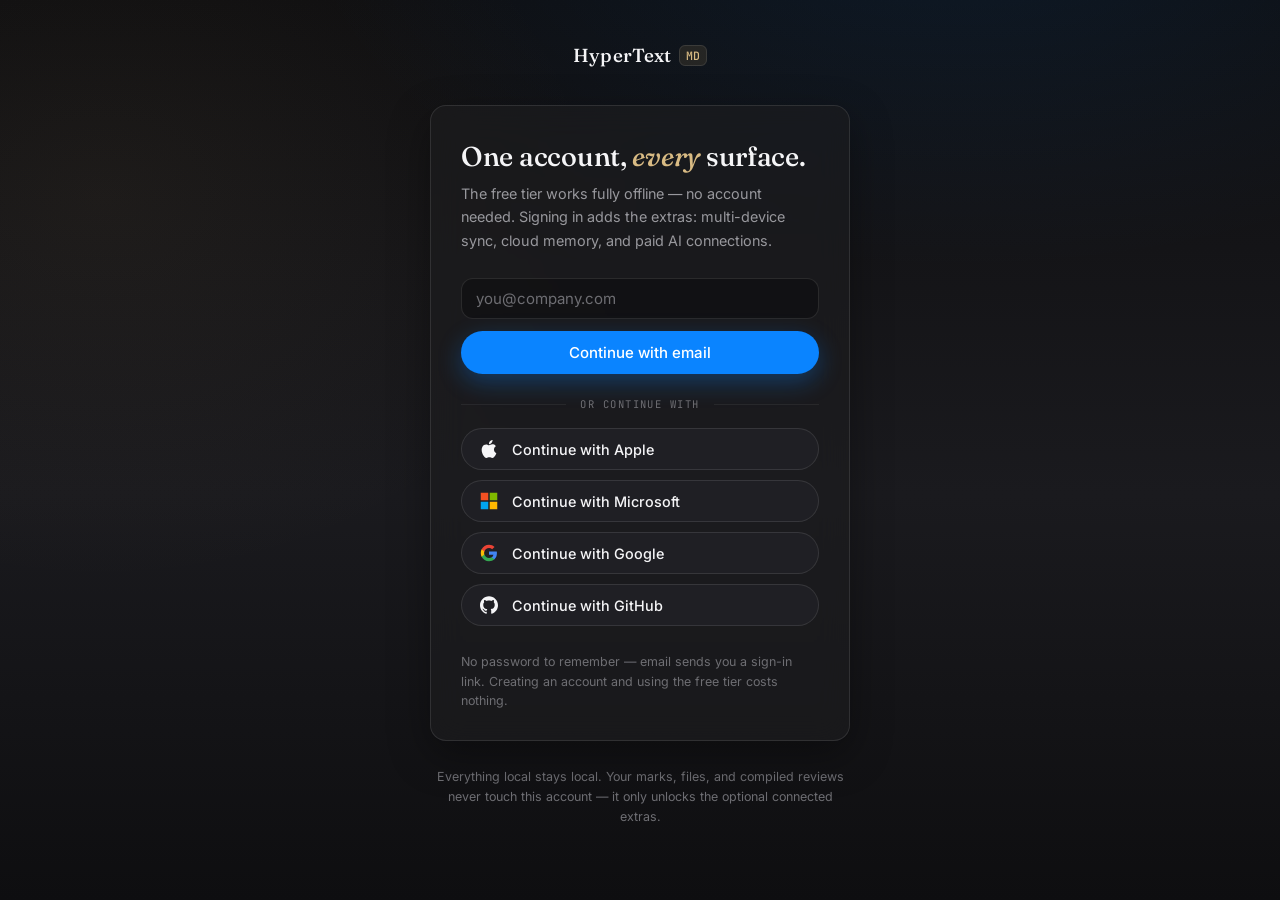
<file: app/account.html>
<!doctype html>
<html lang="en">
<head>
<meta charset="utf-8" />
<meta name="viewport" content="width=device-width, initial-scale=1" />
<title>Account — HyperText Markdown</title>
<meta name="description" content="Manage your HyperText Markdown account — profile, preferences, plan, and referrals." />
<meta name="theme-color" content="#0e0e10" />
<link rel="icon" href="data:image/svg+xml,%3Csvg xmlns='http://www.w3.org/2000/svg' viewBox='0 0 64 64'%3E%3Crect width='64' height='64' rx='14' fill='%230F2E3D'/%3E%3Ctext x='32' y='43' font-family='Georgia,serif' font-size='28' fill='%23d9bb84' text-anchor='middle'%3EMD%3C/text%3E%3C/svg%3E" />

<link rel="preconnect" href="https://fonts.googleapis.com" />
<link rel="preconnect" href="https://fonts.gstatic.com" crossorigin />
<link href="https://fonts.googleapis.com/css2?family=Fraunces:ital,opsz,wght@0,9..144,400;0,9..144,500;0,9..144,600;1,9..144,400;1,9..144,500&family=Inter:wght@400;500;600&family=JetBrains+Mono:wght@400;500&display=swap" rel="stylesheet" />
<link rel="stylesheet" href="hmd.css" />
</head>
<body>

<div class="shell">

  <!-- ============================= sidebar ============================== -->
  <aside class="side">
    <a class="wordmark" href="index.html">HyperText<span class="md-chip">MD</span></a>

    <div class="who">
      <span class="avatar" id="avatar" aria-hidden="true">·</span>
      <div>
        <div class="name" id="who-name">…</div>
        <div class="email" id="who-email"></div>
      </div>
    </div>

    <nav aria-label="Account sections">
      <a class="snav on" href="#profile" data-pane="profile">
        <svg viewBox="0 0 16 16" fill="none" stroke="currentColor" stroke-width="1.5" aria-hidden="true"><circle cx="8" cy="5" r="3"/><path d="M2.5 14c.8-2.6 3-4 5.5-4s4.7 1.4 5.5 4"/></svg>
        Profile
      </a>
      <a class="snav" href="#preferences" data-pane="preferences">
        <svg viewBox="0 0 16 16" fill="none" stroke="currentColor" stroke-width="1.5" aria-hidden="true"><path d="M2 5h8M12 5h2M2 11h2M6 11h8"/><circle cx="11" cy="5" r="1.6"/><circle cx="5" cy="11" r="1.6"/></svg>
        Preferences
      </a>
      <a class="snav" href="#billing" data-pane="billing">
        <svg viewBox="0 0 16 16" fill="none" stroke="currentColor" stroke-width="1.5" aria-hidden="true"><rect x="1.5" y="3.5" width="13" height="9" rx="2"/><path d="M1.5 6.5h13"/></svg>
        Billing
      </a>
      <a class="snav" href="#referrals" data-pane="referrals">
        <svg viewBox="0 0 16 16" fill="none" stroke="currentColor" stroke-width="1.5" aria-hidden="true"><rect x="2" y="6" width="12" height="8" rx="1.5"/><path d="M8 6v8M2 8.5h12M8 6C6 6 4.5 4.8 4.5 3.6 4.5 2.6 5.3 2 6.2 2 7.5 2 8 3.6 8 6zm0 0c2 0 3.5-1.2 3.5-2.4C11.5 2.6 10.7 2 9.8 2 8.5 2 8 3.6 8 6z"/></svg>
        Referrals
      </a>
      <a class="snav danger" href="#danger" data-pane="danger">
        <svg viewBox="0 0 16 16" fill="none" stroke="currentColor" stroke-width="1.5" aria-hidden="true"><path d="M8 2 1.5 13.5h13L8 2z"/><path d="M8 6.5v3.2M8 11.8v.2"/></svg>
        Danger zone
      </a>
    </nav>

    <span class="spacer"></span>
    <button class="btn btn-glass btn-sm signout" type="button" id="signout">Sign out</button>
  </aside>

  <!-- =============================== main =============================== -->
  <main class="main">

    <!-- ······································································ profile -->
    <section class="pane on" id="pane-profile" aria-labelledby="h-profile">
      <h1 id="h-profile">Profile</h1>
      <p class="pane-sub">How you appear on exports and in the connected extras. Nothing here is required — the free tier never asks who you are.</p>

      <p class="group-label">Account</p>
      <div class="card rows">
        <div class="row">
          <div class="row-info">
            <div class="lbl">Email</div>
            <div class="hint">The address you sign in with.</div>
          </div>
          <div class="row-ctl auto"><span class="static" id="profile-email">—</span></div>
        </div>
        <div class="row">
          <div class="row-info">
            <div class="lbl">Full name</div>
          </div>
          <div class="row-ctl"><input class="input" id="f-name" placeholder="Leopoldo Caciolli" autocomplete="name" /></div>
        </div>
        <div class="row">
          <div class="row-info">
            <div class="lbl">Reviewer acronym</div>
            <div class="hint">Up to 5 characters. It appears on export titles in brackets — <code id="acronym-demo">Q3-Deck.review.md · by [LEO]</code></div>
          </div>
          <div class="row-ctl"><input class="input" id="f-acronym" placeholder="LEO" maxlength="5" style="text-transform:uppercase" autocomplete="off" /></div>
        </div>
        <div class="row">
          <div class="row-info">
            <div class="lbl">Company</div>
          </div>
          <div class="row-ctl"><input class="input" id="f-company" placeholder="Themis" autocomplete="organization" /></div>
        </div>
      </div>

      <div class="save-bar">
        <button class="btn btn-primary btn-sm" type="button" id="save-profile">Save changes</button>
        <span class="save-note" id="profile-saved"><span class="ok">✓</span> Saved</span>
      </div>
    </section>

    <!-- ··································································· preferences -->
    <section class="pane" id="pane-preferences" aria-labelledby="h-preferences">
      <h1 id="h-preferences">Preferences</h1>
      <p class="pane-sub">Defaults for the review apps. Changes save on their own.</p>

      <p class="group-label">Appearance</p>
      <div class="card rows">
        <div class="row">
          <div class="row-info">
            <div class="lbl">Theme</div>
            <div class="hint">Applies inside the review window on every surface.</div>
          </div>
          <div class="row-ctl" style="width:160px">
            <select class="select" id="p-theme" aria-label="Theme">
              <option value="system">System</option>
              <option value="dark">Dark</option>
              <option value="light">Light</option>
            </select>
          </div>
        </div>
      </div>

      <p class="group-label">Default view</p>
      <div class="card rows">
        <div class="row">
          <div class="row-info">
            <div class="lbl">Open documents in Fit view</div>
            <div class="hint">Whole page visible when a document opens.</div>
          </div>
          <div class="row-ctl auto">
            <label class="switch"><input type="checkbox" id="p-fit" /><span class="knob"></span></label>
          </div>
        </div>
        <div class="row">
          <div class="row-info">
            <div class="lbl">Show mark numbers on the page</div>
            <div class="hint">The numbered brass pins next to every mark.</div>
          </div>
          <div class="row-ctl auto">
            <label class="switch"><input type="checkbox" id="p-marks" /><span class="knob"></span></label>
          </div>
        </div>
        <div class="row">
          <div class="row-info">
            <div class="lbl">Auto-compile on save</div>
            <div class="hint">Rebuild the review .md every time you save a mark.</div>
          </div>
          <div class="row-ctl auto">
            <label class="switch"><input type="checkbox" id="p-autocompile" /><span class="knob"></span></label>
          </div>
        </div>
      </div>
    </section>

    <!-- ······································································ billing -->
    <section class="pane" id="pane-billing" aria-labelledby="h-billing">
      <h1 id="h-billing">Billing</h1>
      <p class="pane-sub">The engine is free forever. Pro adds the connected extras when billing opens at alpha.</p>

      <p class="group-label">Current plan</p>
      <div class="card plan-now">
        <div>
          <span class="tier">Your plan</span>
          <h2 id="plan-name">Basic</h2>
          <p class="whom">Everything local — the full review layer, all five marks, and the compiler. Free, offline, no meter.</p>
        </div>
        <div class="price">€0 <small>per month</small></div>
      </div>

      <p class="group-label">Compare plans</p>
      <div class="compare">
        <div class="card plan plan-free">
          <span class="tier">Basic · free</span>
          <h3>Basic</h3>
          <p class="price-line"><strong>€0</strong> / month — forever</p>
          <ul>
            <li><strong>The full review layer</strong> — over any HTML document, PDF, or slide deck</li>
            <li><strong>All five marks</strong> — comment, region, highlight, move/resize, voice</li>
            <li><strong>The compiler</strong> — AI-ready .md with screenshots, built locally</li>
            <li><strong>Offline by design</strong> — no account needed to work</li>
          </ul>
        </div>
        <div class="card plan plan-pro">
          <span class="tier">Pro · connections</span>
          <h3>Pro</h3>
          <p class="price-line"><strong>€— / month</strong> — price set at alpha</p>
          <ul>
            <li><strong>Cloud memory</strong> — your review memory, connected and queryable</li>
            <li><strong>Live AI connector</strong> — pipe compiled reviews straight into your AI</li>
            <li><strong>Voice transcription</strong> — spoken notes arrive as clean text</li>
            <li><strong>Multi-device sync</strong> — marks and settings follow you across surfaces</li>
          </ul>
          <button class="btn btn-glass btn-sm cta" type="button" id="upgrade">Upgrade to Pro</button>
        </div>
      </div>

      <p class="billing-note"><em>Billing opens at alpha.</em> Nothing to pay today — Pro features switch on for early users first. On iPhone and iPad, subscriptions will go through the App Store.</p>
    </section>

    <!-- ···································································· referrals -->
    <section class="pane" id="pane-referrals" aria-labelledby="h-referrals">
      <h1 id="h-referrals">Referrals</h1>
      <p class="pane-sub">Share HyperText Markdown with people who still review documents by screenshot.</p>

      <div class="card ref-card">
        <span class="new">Founding users</span>
        <h2>Know someone who'd like to stop repeating themselves to an AI?</h2>
        <p class="sub">Send them your link. When billing opens at alpha, you both get Pro time for free.</p>
        <div class="ref-link">
          <span class="url" id="ref-url">…</span>
          <button class="btn btn-glass btn-sm" type="button" id="copy-ref">Copy link</button>
        </div>
      </div>

      <p class="group-label">How it works</p>
      <div class="card rows steps3">
        <div class="s">
          <span class="n">1</span>
          <div><div class="t">Share your link</div><div class="d">Send it to people who review decks, reports, or PDFs with an AI in the loop.</div></div>
        </div>
        <div class="s">
          <span class="n">2</span>
          <div><div class="t">They create a free account</div><div class="d">Signing up with your link connects them to you. The free tier is the full engine.</div></div>
        </div>
        <div class="s">
          <span class="n">3</span>
          <div><div class="t">You both bank Pro time</div><div class="d">Credited automatically when billing opens at alpha — no codes to redeem.</div></div>
        </div>
      </div>

      <p class="group-label">A few rules</p>
      <div class="card rows">
        <ol class="rules">
          <li>They must be new to HyperText Markdown — no existing account.</li>
          <li>One reward per person you refer, however many devices they use.</li>
          <li>Banked Pro time is applied when billing opens; it never expires before that.</li>
          <li>No self-referrals — a second account of your own doesn't count.</li>
        </ol>
      </div>
    </section>

    <!-- ······································································· danger -->
    <section class="pane" id="pane-danger" aria-labelledby="h-danger">
      <h1 id="h-danger">Danger zone</h1>
      <p class="pane-sub">The one button we hope you never need.</p>

      <div class="card rows danger-card">
        <div class="row">
          <div class="row-info">
            <div class="lbl">Delete my account</div>
            <div class="hint">Removes your account, profile, and referral link. Your local files and marks are untouched — they were never up here. This cannot be undone.</div>
          </div>
          <div class="row-ctl auto">
            <button class="btn btn-danger btn-sm" type="button" id="delete-account">Delete my account</button>
          </div>
        </div>
      </div>
    </section>

  </main>
</div>

<!-- ============================ confirm modal ============================ -->
<div class="modal-veil" id="modal-veil" role="dialog" aria-modal="true" aria-labelledby="modal-title" hidden>
  <div class="modal">
    <h2 id="modal-title">Delete this account?</h2>
    <p id="modal-body">Your account, profile, and referral link will be removed. Your local files and compiled reviews stay on your machine. This cannot be undone.</p>
    <div class="acts">
      <button class="btn btn-glass btn-sm" type="button" id="modal-cancel">Keep my account</button>
      <button class="btn btn-danger btn-sm" type="button" id="modal-confirm">Delete it</button>
    </div>
  </div>
</div>

<script src="config.js"></script>
<script src="vendor/supabase.js"></script>
<script src="auth.js"></script>
<script>
(function () {
  "use strict";
  var auth = window.HMDAuth;

  /* ------------------------------------------------------- session guard */
  auth.getSession().then(function (s) {
    if (!s) { window.location.replace("index.html"); return; }
    boot(s);
  });

  function boot(session) {

    /* --------------------------------------------------------- sidebar id */
    var email = session.user.email || "";
    document.getElementById("who-email").textContent = email;
    document.getElementById("profile-email").textContent = email;

    function paintIdentity(profile) {
      var name = (profile && profile.full_name) || "";
      document.getElementById("who-name").textContent = name || email.split("@")[0] || "Your account";
      var initial = (name || email || "·").trim().charAt(0).toUpperCase();
      document.getElementById("avatar").textContent = initial || "·";
    }

    /* ------------------------------------------------------- pane routing */
    var links = document.querySelectorAll(".snav");
    function show(pane) {
      Array.prototype.forEach.call(document.querySelectorAll(".pane"), function (p) {
        p.classList.toggle("on", p.id === "pane-" + pane);
      });
      Array.prototype.forEach.call(links, function (l) {
        l.classList.toggle("on", l.getAttribute("data-pane") === pane);
      });
      window.scrollTo(0, 0);
    }
    function route() {
      var pane = (window.location.hash || "#profile").slice(1);
      if (!document.getElementById("pane-" + pane)) pane = "profile";
      show(pane);
    }
    window.addEventListener("hashchange", route);
    route();

    /* ------------------------------------------------------------ profile */
    var fName = document.getElementById("f-name");
    var fAcr = document.getElementById("f-acronym");
    var fCo = document.getElementById("f-company");

    auth.getProfile().then(function (p) {
      p = p || {};
      fName.value = p.full_name || "";
      fAcr.value = p.acronym || "";
      fCo.value = p.company || "";
      paintIdentity(p);
      demoAcronym();
    });

    function demoAcronym() {
      var a = (fAcr.value || "LEO").toUpperCase();
      document.getElementById("acronym-demo").textContent = "Q3-Deck.review.md · by [" + a + "]";
    }
    fAcr.addEventListener("input", function () {
      fAcr.value = fAcr.value.toUpperCase().slice(0, 5);
      demoAcronym();
    });

    document.getElementById("save-profile").addEventListener("click", function () {
      var payload = { full_name: fName.value.trim(), acronym: fAcr.value.trim(), company: fCo.value.trim() };
      auth.saveProfile(payload).then(function (res) {
        if (!res.ok) { auth.toast(res.message || "Couldn't save — try again."); return; }
        paintIdentity(payload);
        var note = document.getElementById("profile-saved");
        note.classList.add("show");
        setTimeout(function () { note.classList.remove("show"); }, 2400);
      });
    });

    /* --------------------------------------------------------- preferences */
    var pTheme = document.getElementById("p-theme");
    var pFit = document.getElementById("p-fit");
    var pMarks = document.getElementById("p-marks");
    var pAuto = document.getElementById("p-autocompile");

    auth.getPrefs().then(function (p) {
      pTheme.value = p.theme || "system";
      pFit.checked = !!p.fitView;
      pMarks.checked = !!p.markNumbers;
      pAuto.checked = !!p.autoCompile;
    });

    function savePrefs() {
      auth.savePrefs({
        theme: pTheme.value,
        fitView: pFit.checked,
        markNumbers: pMarks.checked,
        autoCompile: pAuto.checked
      }).then(function () { auth.toast("Preference saved"); });
    }
    [pTheme, pFit, pMarks, pAuto].forEach(function (el) {
      el.addEventListener("change", savePrefs);
    });

    /* -------------------------------------------------------------- billing */
    auth.getEntitlements().then(function (e) {
      var pretty = { free: "Basic", pro: "Pro" };
      document.getElementById("plan-name").textContent = pretty[e.plan] || e.plan;
    });
    document.getElementById("upgrade").addEventListener("click", function () {
      auth.toast("Billing opens at alpha — Basic is everything for now.");
    });

    /* ------------------------------------------------------------ referrals */
    auth.getReferralCode().then(function (code) {
      document.getElementById("ref-url").textContent = "https://hypertextmd.com/join/" + (code || "…");
    });
    document.getElementById("copy-ref").addEventListener("click", function () {
      var url = document.getElementById("ref-url").textContent;
      function done() { auth.toast("Referral link copied"); }
      if (navigator.clipboard && navigator.clipboard.writeText) {
        navigator.clipboard.writeText(url).then(done, function () { fallbackCopy(url); done(); });
      } else {
        fallbackCopy(url); done();
      }
    });
    function fallbackCopy(text) {
      var ta = document.createElement("textarea");
      ta.value = text;
      ta.style.position = "fixed"; ta.style.opacity = "0";
      document.body.appendChild(ta);
      ta.select();
      try { document.execCommand("copy"); } catch (e) {}
      ta.remove();
    }

    /* ---------------------------------------------------------- danger zone */
    var veil = document.getElementById("modal-veil");
    function openModal() { veil.hidden = false; veil.classList.add("on"); document.getElementById("modal-cancel").focus(); }
    function closeModal() { veil.classList.remove("on"); veil.hidden = true; }

    document.getElementById("delete-account").addEventListener("click", openModal);
    document.getElementById("modal-cancel").addEventListener("click", closeModal);
    veil.addEventListener("click", function (e) { if (e.target === veil) closeModal(); });
    document.addEventListener("keydown", function (e) { if (e.key === "Escape" && !veil.hidden) closeModal(); });

    document.getElementById("modal-confirm").addEventListener("click", function () {
      auth.deleteAccount().then(function () {
        closeModal();
        window.location.href = "index.html";
      });
    });

    /* ------------------------------------------------------------- sign out */
    document.getElementById("signout").addEventListener("click", function () {
      auth.signOut().then(function () { window.location.href = "index.html"; });
    });
  }
})();
</script>

</body>
</html>
</file>
<file: app/hmd.css>
/* ============================================================================
   HyperText Markdown — account pages
   Same material language as site/index.html: dark liquid glass, brass accents,
   iOS blue for actions. Fraunces = the human · Inter = the UI · Mono = machine.
   ========================================================================== */

:root{
  --bg-0:#0e0e10;
  --bg-1:#1a1a1e;
  --glass:rgba(28,28,30,.68);
  --glass-2:rgba(38,38,42,.55);
  --hairline:rgba(255,255,255,.1);
  --hairline-soft:rgba(255,255,255,.06);
  --text:#f5f5f7;
  --muted:#98989d;
  --faint:#6e6e73;
  --blue:#0a84ff;
  --red:#ff453a;
  --green:#28c840;
  --brass:#B08D57;
  --brass-hi:#d9bb84;
  --brass-soft:rgba(176,141,87,.14);
  --navy:#0F2E3D;
  --r-panel:16px;
  --r-el:12px;
  --shadow-deep:0 30px 70px rgba(0,0,0,.55), 0 8px 24px rgba(0,0,0,.4);
  --shadow-soft:0 14px 40px rgba(0,0,0,.35);
  --serif:"Fraunces", Georgia, serif;
  --sans:"Inter", -apple-system, BlinkMacSystemFont, "Segoe UI", sans-serif;
  --mono:"JetBrains Mono", ui-monospace, SFMono-Regular, Menlo, monospace;
}

*{ box-sizing:border-box; margin:0; padding:0; }

body{
  font-family:var(--sans);
  font-size:16px;
  line-height:1.6;
  color:var(--text);
  background:
    radial-gradient(1100px 600px at 75% -10%, rgba(10,132,255,.10), transparent 60%),
    radial-gradient(900px 700px at 8% 22%, rgba(176,141,87,.07), transparent 55%),
    linear-gradient(180deg, var(--bg-0) 0%, var(--bg-1) 55%, var(--bg-0) 100%);
  background-color:var(--bg-0);
  background-attachment:fixed;
  -webkit-font-smoothing:antialiased;
  min-height:100vh;
}

::selection{ background:rgba(176,141,87,.35); color:var(--text); }

a{ color:var(--blue); text-decoration:none; }
a:hover{ text-decoration:underline; }

.wordmark{
  font-family:var(--serif); font-weight:500; font-size:1.06rem;
  color:var(--text); letter-spacing:.01em; white-space:nowrap;
}
.wordmark:hover{ text-decoration:none; }
.wordmark .md-chip{
  font-family:var(--mono); font-size:.72rem; font-weight:500;
  color:var(--brass-hi);
  border:1px solid var(--hairline); border-radius:6px;
  padding:2px 6px; margin-left:7px; vertical-align:2px;
  background:var(--brass-soft);
}

.card{
  background:var(--glass);
  -webkit-backdrop-filter:blur(16px) saturate(160%);
  backdrop-filter:blur(16px) saturate(160%);
  border:1px solid var(--hairline);
  border-radius:var(--r-panel);
  box-shadow:var(--shadow-soft);
}

/* ------------------------------------------------------------- controls */

.btn{
  display:inline-flex; align-items:center; justify-content:center; gap:10px;
  font-family:var(--sans); font-weight:500; font-size:.94rem;
  border-radius:999px; padding:11px 22px;
  border:1px solid transparent; cursor:pointer;
  color:var(--text); background:transparent;
  transition:transform .18s ease, box-shadow .18s ease, border-color .18s ease, background .18s ease;
}
.btn:hover{ text-decoration:none; transform:translateY(-1px); }
.btn:active{ transform:translateY(0); }
.btn-primary{
  background:var(--blue); color:#fff;
  box-shadow:0 8px 24px rgba(10,132,255,.32);
}
.btn-primary:hover{ box-shadow:0 12px 30px rgba(10,132,255,.42); }
.btn-glass{
  border-color:var(--hairline); background:var(--glass-2); color:var(--text);
}
.btn-glass:hover{ border-color:rgba(255,255,255,.22); }
.btn-danger{
  border-color:rgba(255,69,58,.45); color:var(--red); background:rgba(255,69,58,.08);
}
.btn-danger:hover{ border-color:rgba(255,69,58,.7); background:rgba(255,69,58,.14); }
.btn-sm{ font-size:.84rem; padding:8px 16px; }
.btn[disabled]{ opacity:.5; cursor:default; transform:none; }

.input, .select{
  font-family:var(--sans); font-size:.94rem; color:var(--text);
  background:rgba(0,0,0,.28);
  border:1px solid var(--hairline); border-radius:var(--r-el);
  padding:10px 14px; width:100%;
  outline:none;
  transition:border-color .15s ease, box-shadow .15s ease;
}
.input::placeholder{ color:var(--faint); }
.input:focus, .select:focus{
  border-color:rgba(10,132,255,.65);
  box-shadow:0 0 0 3px rgba(10,132,255,.18);
}
.select{
  -webkit-appearance:none; appearance:none; cursor:pointer;
  background-image:url("data:image/svg+xml,%3Csvg xmlns='http://www.w3.org/2000/svg' width='12' height='12' fill='none' stroke='%2398989d' stroke-width='1.5'%3E%3Cpath d='m2.5 4.5 3.5 3.5 3.5-3.5'/%3E%3C/svg%3E");
  background-repeat:no-repeat; background-position:right 12px center;
  padding-right:36px;
}

/* iOS-style switch */
.switch{ position:relative; display:inline-block; width:46px; height:28px; flex:none; }
.switch input{ opacity:0; width:0; height:0; }
.switch .knob{
  position:absolute; inset:0; border-radius:999px; cursor:pointer;
  background:rgba(255,255,255,.14); border:1px solid var(--hairline);
  transition:background .2s ease;
}
.switch .knob::before{
  content:""; position:absolute; top:2px; left:2px;
  width:22px; height:22px; border-radius:50%;
  background:#e8e8ec; box-shadow:0 2px 6px rgba(0,0,0,.4);
  transition:transform .2s ease;
}
.switch input:checked + .knob{ background:var(--blue); border-color:transparent; }
.switch input:checked + .knob::before{ transform:translateX(18px); }
.switch input:focus-visible + .knob{ box-shadow:0 0 0 3px rgba(10,132,255,.35); }

/* ------------------------------------------------------------ sign-in page */

.gate{
  min-height:100vh;
  display:flex; flex-direction:column; align-items:center; justify-content:center;
  padding:40px 20px 72px;
}
.gate .wordmark{ margin-bottom:34px; font-size:1.18rem; }
.gate-card{
  width:100%; max-width:420px;
  padding:34px 30px 30px;
}
.gate-card h1{
  font-family:var(--serif); font-weight:500;
  font-size:1.7rem; line-height:1.2; letter-spacing:-.01em;
  margin-bottom:10px;
}
.gate-card h1 em{ font-style:italic; color:var(--brass-hi); }
.gate-sub{ color:var(--muted); font-size:.9rem; margin-bottom:26px; }
.gate-form{ display:flex; flex-direction:column; gap:12px; }
.gate-form .btn{ width:100%; }
.gate-divider{
  display:flex; align-items:center; gap:14px;
  color:var(--faint); font-family:var(--mono); font-size:.66rem;
  letter-spacing:.14em; text-transform:uppercase;
  margin:22px 0 16px;
}
.gate-divider::before, .gate-divider::after{
  content:""; flex:1; height:1px; background:var(--hairline-soft);
}
.oauth-list{ display:flex; flex-direction:column; gap:10px; }
.btn-oauth{
  width:100%; justify-content:flex-start; gap:14px;
  border-color:var(--hairline); background:var(--glass-2);
  font-size:.9rem; padding:11px 18px;
}
.btn-oauth:hover{ border-color:rgba(255,255,255,.22); }
.btn-oauth svg{ width:18px; height:18px; flex:none; }
.gate-foot{
  margin-top:26px; color:var(--faint); font-size:.78rem; line-height:1.55;
}
.gate-note{
  margin-top:26px; max-width:420px; width:100%;
  color:var(--faint); font-size:.78rem; text-align:center;
}
.gate-success{ text-align:center; padding:12px 0 4px; }
.gate-success .big{
  font-family:var(--serif); font-size:1.3rem; margin:14px 0 8px;
}
.gate-success p{ color:var(--muted); font-size:.9rem; }
.gate-success .glyph{
  width:44px; height:44px; border-radius:50%; margin:0 auto;
  display:flex; align-items:center; justify-content:center;
  background:var(--brass-soft); color:var(--brass-hi);
  border:1px solid rgba(176,141,87,.4);
}

/* ------------------------------------------------------------ account app */

.shell{
  display:grid; grid-template-columns:260px minmax(0,1fr);
  max-width:1120px; margin:0 auto;
  min-height:100vh;
}

.side{
  padding:34px 22px 26px;
  border-right:1px solid var(--hairline-soft);
  display:flex; flex-direction:column;
  position:sticky; top:0; height:100vh;
}
.side .wordmark{ font-size:.95rem; margin-bottom:30px; display:block; }
.who{ display:flex; align-items:center; gap:12px; margin-bottom:28px; min-width:0; }
.avatar{
  width:40px; height:40px; border-radius:50%; flex:none;
  display:flex; align-items:center; justify-content:center;
  font-family:var(--serif); font-size:1.05rem; font-weight:500;
  background:var(--navy); color:var(--brass-hi);
  border:1px solid rgba(176,141,87,.4);
}
.who .name{ font-size:.9rem; font-weight:600; line-height:1.3; }
.who .email{
  color:var(--faint); font-size:.74rem; line-height:1.3;
  overflow:hidden; text-overflow:ellipsis; white-space:nowrap;
}
.who > div{ min-width:0; }

.side nav{ display:flex; flex-direction:column; gap:2px; }
.snav{
  display:flex; align-items:center; gap:11px;
  padding:9px 12px; border-radius:10px;
  color:var(--muted); font-size:.9rem; font-weight:500;
  border:1px solid transparent;
}
.snav svg{ width:16px; height:16px; flex:none; opacity:.8; }
.snav:hover{ color:var(--text); text-decoration:none; background:rgba(255,255,255,.04); }
.snav.on{
  color:var(--text); background:var(--glass-2); border-color:var(--hairline-soft);
}
.snav.danger{ color:var(--red); }
.snav.danger.on{ color:var(--red); }
.side .spacer{ flex:1; }
.side .signout{ justify-content:flex-start; width:100%; }

.main{ padding:44px 40px 90px; min-width:0; }
.pane{ display:none; }
.pane.on{ display:block; }
.pane > h1{
  font-family:var(--serif); font-weight:500;
  font-size:2rem; letter-spacing:-.01em; line-height:1.15;
  margin-bottom:8px;
}
.pane-sub{ color:var(--muted); font-size:.92rem; margin-bottom:30px; max-width:56ch; }

.group-label{
  font-family:var(--mono); font-size:.66rem; letter-spacing:.14em;
  text-transform:uppercase; color:var(--faint);
  margin:26px 0 10px;
}
.group-label:first-of-type{ margin-top:0; }

/* Granola-style row cards: label left, control right, dashed dividers */
.rows{ padding:4px 22px; }
.row{
  display:flex; align-items:center; justify-content:space-between; gap:24px;
  padding:17px 0;
  border-bottom:1px dashed var(--hairline-soft);
}
.row:last-child{ border-bottom:none; }
.row-info{ min-width:0; }
.row-info .lbl{ font-size:.93rem; font-weight:500; }
.row-info .hint{ color:var(--faint); font-size:.78rem; line-height:1.5; margin-top:2px; }
.row-info .hint code{
  font-family:var(--mono); font-size:.72rem; color:var(--brass-hi);
}
.row-ctl{ flex:none; width:min(280px, 46%); }
.row-ctl.auto{ width:auto; }
.row-ctl .input, .row-ctl .select{ text-align:left; }
.row .static{ color:var(--muted); font-size:.9rem; }
.save-bar{ margin-top:18px; display:flex; align-items:center; gap:14px; }
.save-note{ color:var(--faint); font-size:.8rem; opacity:0; transition:opacity .3s ease; }
.save-note.show{ opacity:1; }
.save-note .ok{ color:var(--green); }

/* --------------------------------------------------------------- billing */

.plan-now{
  padding:24px; display:flex; align-items:center; justify-content:space-between;
  gap:20px; flex-wrap:wrap;
}
.plan-now .tier{
  font-family:var(--mono); font-size:.62rem; letter-spacing:.14em;
  text-transform:uppercase; padding:4px 10px; border-radius:999px;
  display:inline-block; margin-bottom:10px;
  color:var(--text); background:rgba(255,255,255,.08); border:1px solid var(--hairline);
}
.plan-now h2{ font-family:var(--serif); font-weight:500; font-size:1.5rem; }
.plan-now .whom{ color:var(--muted); font-size:.86rem; margin-top:4px; max-width:44ch; }
.plan-now .price{
  font-family:var(--serif); font-size:1.5rem; text-align:right;
}
.plan-now .price small{
  display:block; font-family:var(--sans); font-size:.74rem; color:var(--faint);
}

.compare{ display:grid; grid-template-columns:1fr 1fr; gap:16px; margin-top:16px; }
.plan{ padding:24px 24px 26px; }
.plan .tier{
  font-family:var(--mono); font-size:.62rem; letter-spacing:.14em;
  text-transform:uppercase; padding:4px 10px; border-radius:999px;
  display:inline-block; margin-bottom:16px;
}
.plan-free .tier{ color:var(--text); background:rgba(255,255,255,.08); border:1px solid var(--hairline); }
.plan-pro .tier{ color:var(--brass-hi); background:var(--brass-soft); border:1px solid rgba(176,141,87,.35); }
.plan h3{ font-family:var(--serif); font-weight:500; font-size:1.3rem; margin-bottom:2px; }
.plan .price-line{ color:var(--muted); font-size:.86rem; margin-bottom:16px; }
.plan .price-line strong{ color:var(--text); font-weight:500; }
.plan ul{ list-style:none; }
.plan li{
  padding:8px 0 8px 26px; position:relative;
  font-size:.9rem; color:var(--muted);
  border-bottom:1px dashed var(--hairline-soft);
}
.plan li:last-child{ border-bottom:none; }
.plan li strong{ color:var(--text); font-weight:500; }
.plan li::before{
  content:"✓"; position:absolute; left:2px; top:8px;
  font-size:.8rem; color:var(--muted);
}
.plan-pro li::before{ color:var(--brass-hi); }
.plan .cta{ margin-top:18px; }
.billing-note{
  margin-top:16px; padding:14px 18px;
  border:1px dashed rgba(176,141,87,.4); border-radius:var(--r-el);
  background:var(--brass-soft); color:var(--muted); font-size:.86rem;
}
.billing-note em{ color:var(--brass-hi); font-family:var(--serif); }

/* -------------------------------------------------------------- referrals */

.ref-card{ padding:28px 26px; }
.ref-card .new{
  font-family:var(--mono); font-size:.6rem; letter-spacing:.14em;
  text-transform:uppercase; color:var(--brass-hi);
  background:var(--brass-soft); border:1px solid rgba(176,141,87,.35);
  border-radius:999px; padding:3px 10px; display:inline-block; margin-bottom:14px;
}
.ref-card h2{
  font-family:var(--serif); font-weight:500; font-size:1.5rem;
  line-height:1.2; letter-spacing:-.01em; margin-bottom:6px; max-width:24ch;
}
.ref-card .sub{ color:var(--muted); font-size:.9rem; margin-bottom:22px; }
.ref-link{
  display:flex; align-items:center; gap:10px;
  background:rgba(0,0,0,.3); border:1px solid var(--hairline);
  border-radius:999px; padding:7px 8px 7px 18px;
}
.ref-link .url{
  font-family:var(--mono); font-size:.78rem; color:var(--muted);
  flex:1; min-width:0; overflow:hidden; text-overflow:ellipsis; white-space:nowrap;
}
.steps3{ margin-top:10px; }
.steps3 .s{
  display:flex; gap:16px; padding:14px 0;
  border-bottom:1px dashed var(--hairline-soft);
}
.steps3 .s:last-child{ border-bottom:none; }
.steps3 .n{
  width:24px; height:24px; border-radius:50%; flex:none; margin-top:2px;
  display:flex; align-items:center; justify-content:center;
  background:var(--brass-soft); color:var(--brass-hi);
  border:1px solid rgba(176,141,87,.4);
  font-family:var(--mono); font-size:.7rem;
}
.steps3 .t{ font-size:.92rem; font-weight:500; }
.steps3 .d{ color:var(--faint); font-size:.82rem; }
.rules{ list-style:none; counter-reset:rule; }
.rules li{
  counter-increment:rule;
  color:var(--muted); font-size:.86rem;
  padding:9px 0 9px 30px; position:relative;
  border-bottom:1px dashed var(--hairline-soft);
}
.rules li:last-child{ border-bottom:none; }
.rules li::before{
  content:counter(rule);
  position:absolute; left:2px; top:9px;
  font-family:var(--mono); font-size:.72rem; color:var(--faint);
}

/* ------------------------------------------------------------- danger zone */

.danger-card{ border-color:rgba(255,69,58,.28); }
.danger-card .row{ border-bottom:none; }

/* ---------------------------------------------------------------- modal */

.modal-veil{
  position:fixed; inset:0; z-index:80;
  background:rgba(0,0,0,.55);
  -webkit-backdrop-filter:blur(6px); backdrop-filter:blur(6px);
  display:none; align-items:center; justify-content:center; padding:20px;
}
.modal-veil.on{ display:flex; }
.modal{
  width:100%; max-width:420px; padding:28px 26px 24px;
  background:var(--glass);
  -webkit-backdrop-filter:blur(20px) saturate(160%); backdrop-filter:blur(20px) saturate(160%);
  border:1px solid var(--hairline); border-radius:var(--r-panel);
  box-shadow:var(--shadow-deep);
}
.modal h2{ font-family:var(--serif); font-weight:500; font-size:1.35rem; margin-bottom:10px; }
.modal p{ color:var(--muted); font-size:.9rem; margin-bottom:22px; }
.modal .acts{ display:flex; gap:12px; justify-content:flex-end; }

/* ---------------------------------------------------- toast + dev badge */

.hmd-toast{
  position:fixed; left:50%; bottom:30px; z-index:100;
  transform:translate(-50%, 16px);
  background:var(--glass);
  -webkit-backdrop-filter:blur(16px) saturate(160%); backdrop-filter:blur(16px) saturate(160%);
  border:1px solid var(--hairline); border-radius:999px;
  padding:11px 22px; font-size:.88rem; color:var(--text);
  box-shadow:var(--shadow-soft);
  opacity:0; transition:opacity .3s ease, transform .3s ease;
  max-width:min(92vw, 480px); text-align:center;
  pointer-events:none;
}
.hmd-toast.show{ opacity:1; transform:translate(-50%, 0); }

.hmd-devbadge{
  position:fixed; right:14px; bottom:14px; z-index:90;
  font-family:var(--mono); font-size:.6rem; letter-spacing:.1em;
  text-transform:uppercase; color:var(--brass-hi);
  background:var(--brass-soft);
  -webkit-backdrop-filter:blur(10px); backdrop-filter:blur(10px);
  border:1px solid rgba(176,141,87,.4); border-radius:999px;
  padding:6px 12px;
  pointer-events:none;
}

/* ------------------------------------------------------------- responsive */

@media (max-width:860px){
  .compare{ grid-template-columns:1fr; }
}

@media (max-width:760px){
  .shell{ grid-template-columns:1fr; }
  .side{
    position:static; height:auto; min-width:0;
    border-right:none; border-bottom:1px solid var(--hairline-soft);
    padding:22px 18px 14px;
  }
  .side nav{
    flex-direction:row; overflow-x:auto; gap:6px;
    min-width:0; max-width:100%;
    margin:0 -18px; padding:0 18px 10px;
    -webkit-overflow-scrolling:touch;
  }
  .snav{ white-space:nowrap; flex:none; border-color:var(--hairline-soft); background:rgba(255,255,255,.03); }
  .side .spacer{ display:none; }
  .side .signout{ position:absolute; top:24px; right:18px; width:auto; padding:7px 14px; }
  .side{ position:relative; }
  .who{ margin-bottom:18px; padding-right:110px; }
  .side .wordmark{ margin-bottom:20px; }
  .main{ padding:28px 18px 80px; }
  .pane > h1{ font-size:1.6rem; }
  .row{ flex-direction:column; align-items:stretch; gap:10px; padding:15px 0; }
  .row-ctl{ width:100%; }
  .row-ctl.auto{ width:auto; align-self:flex-start; }
  .row .static{ word-break:break-all; }
  .plan-now .price{ text-align:left; }
  .hmd-devbadge{ left:10px; bottom:10px; }
}
</file>
